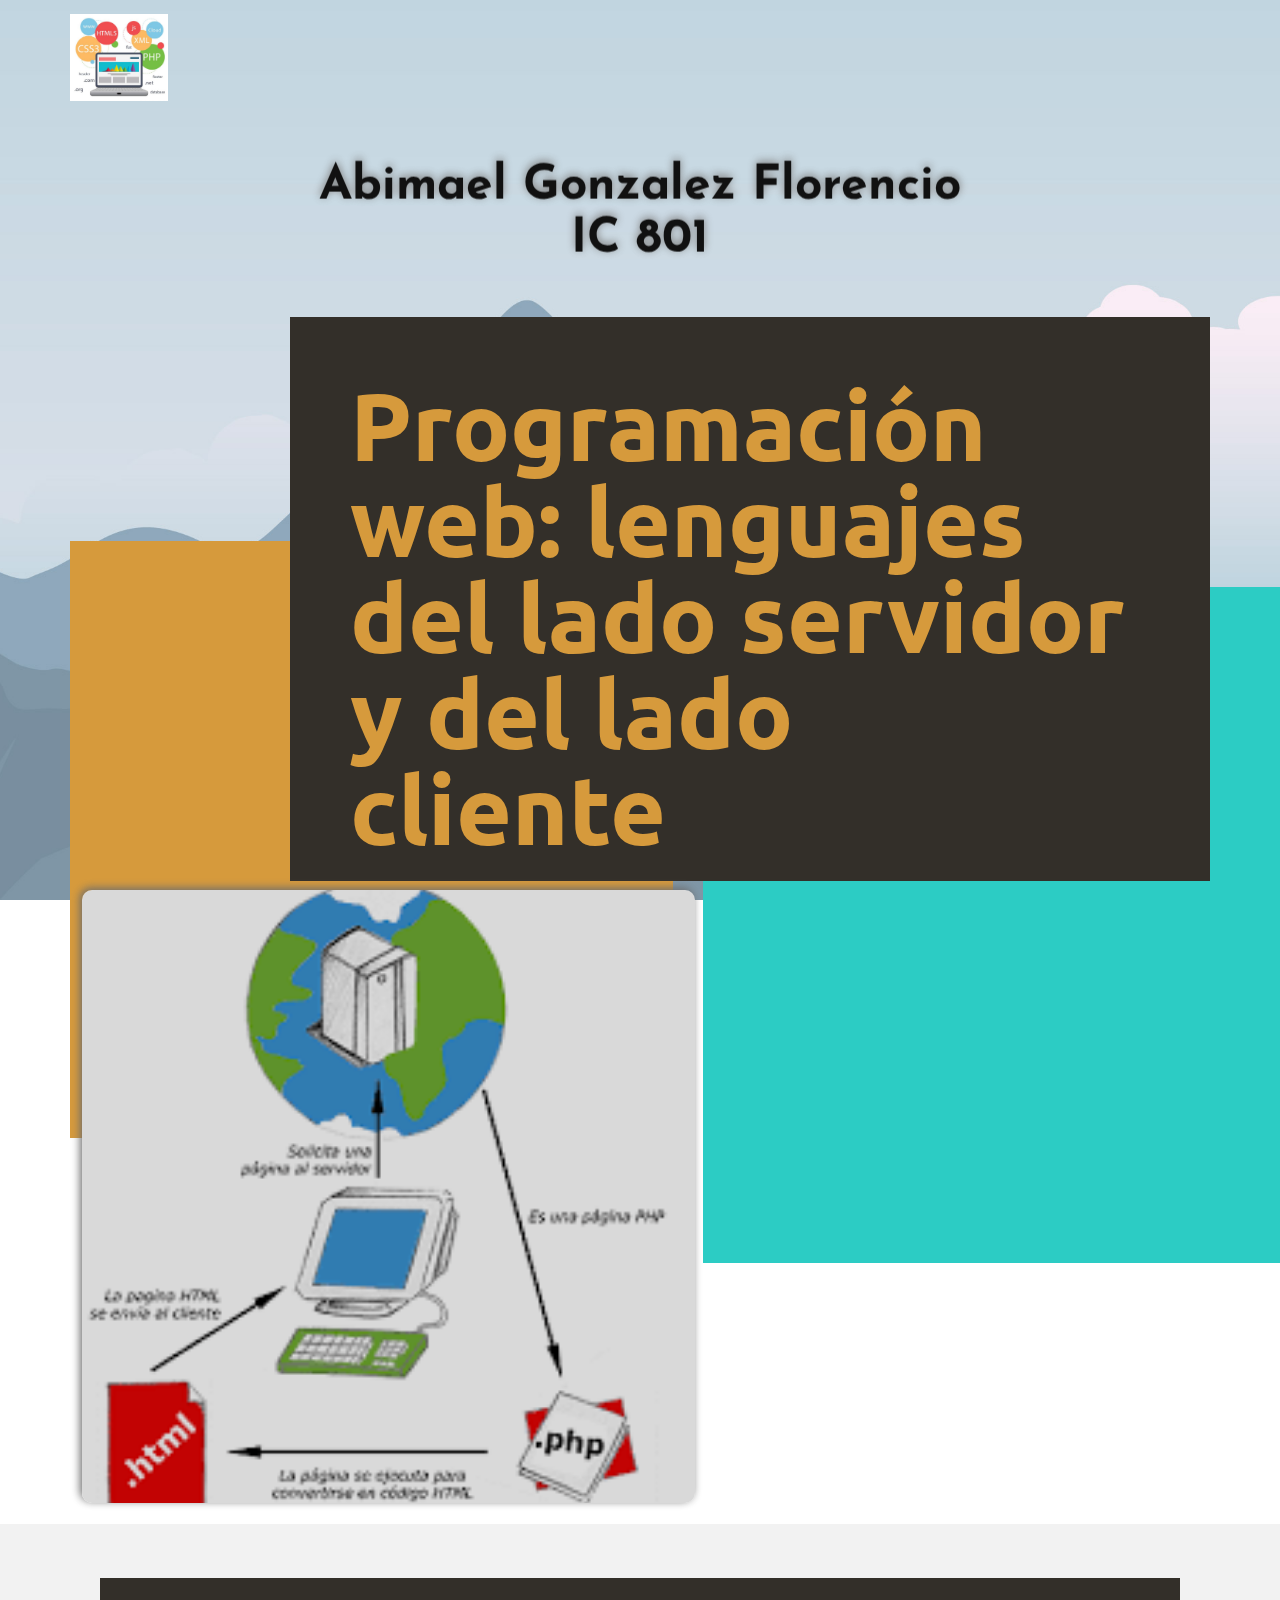
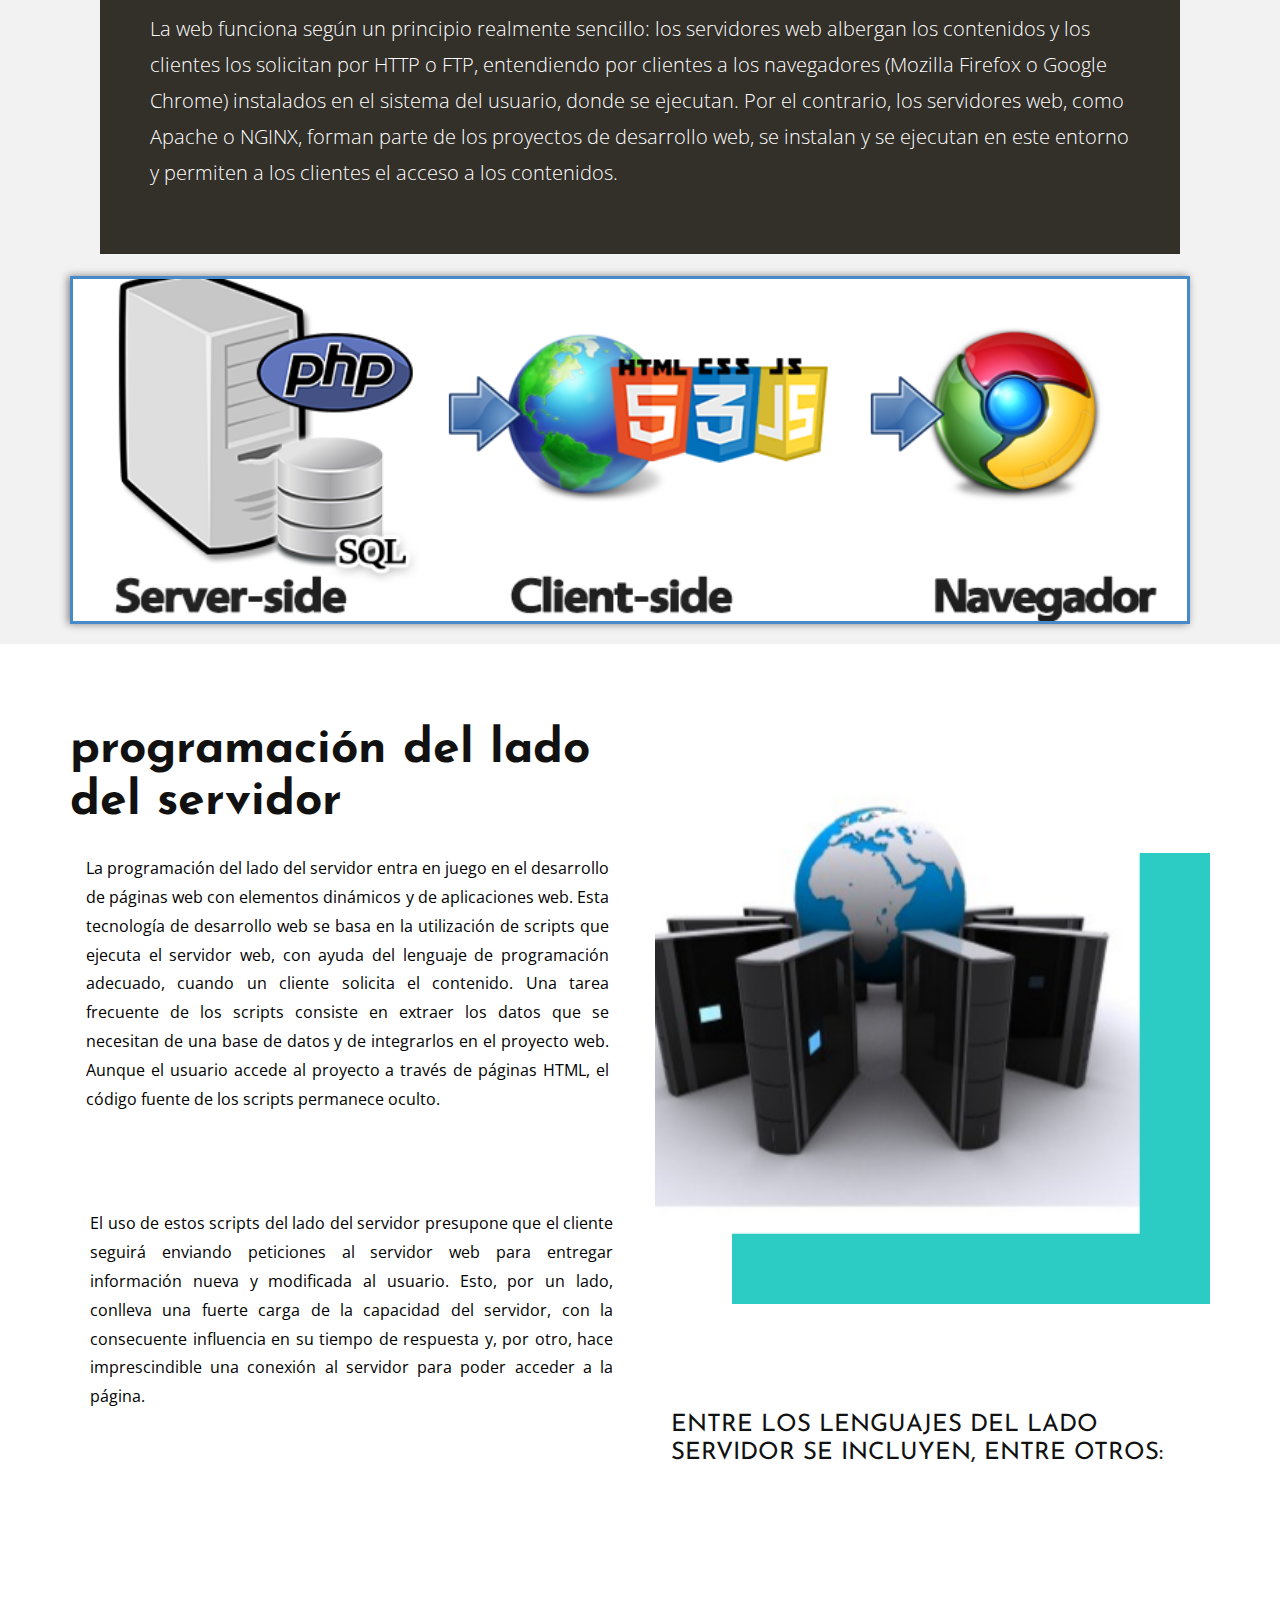
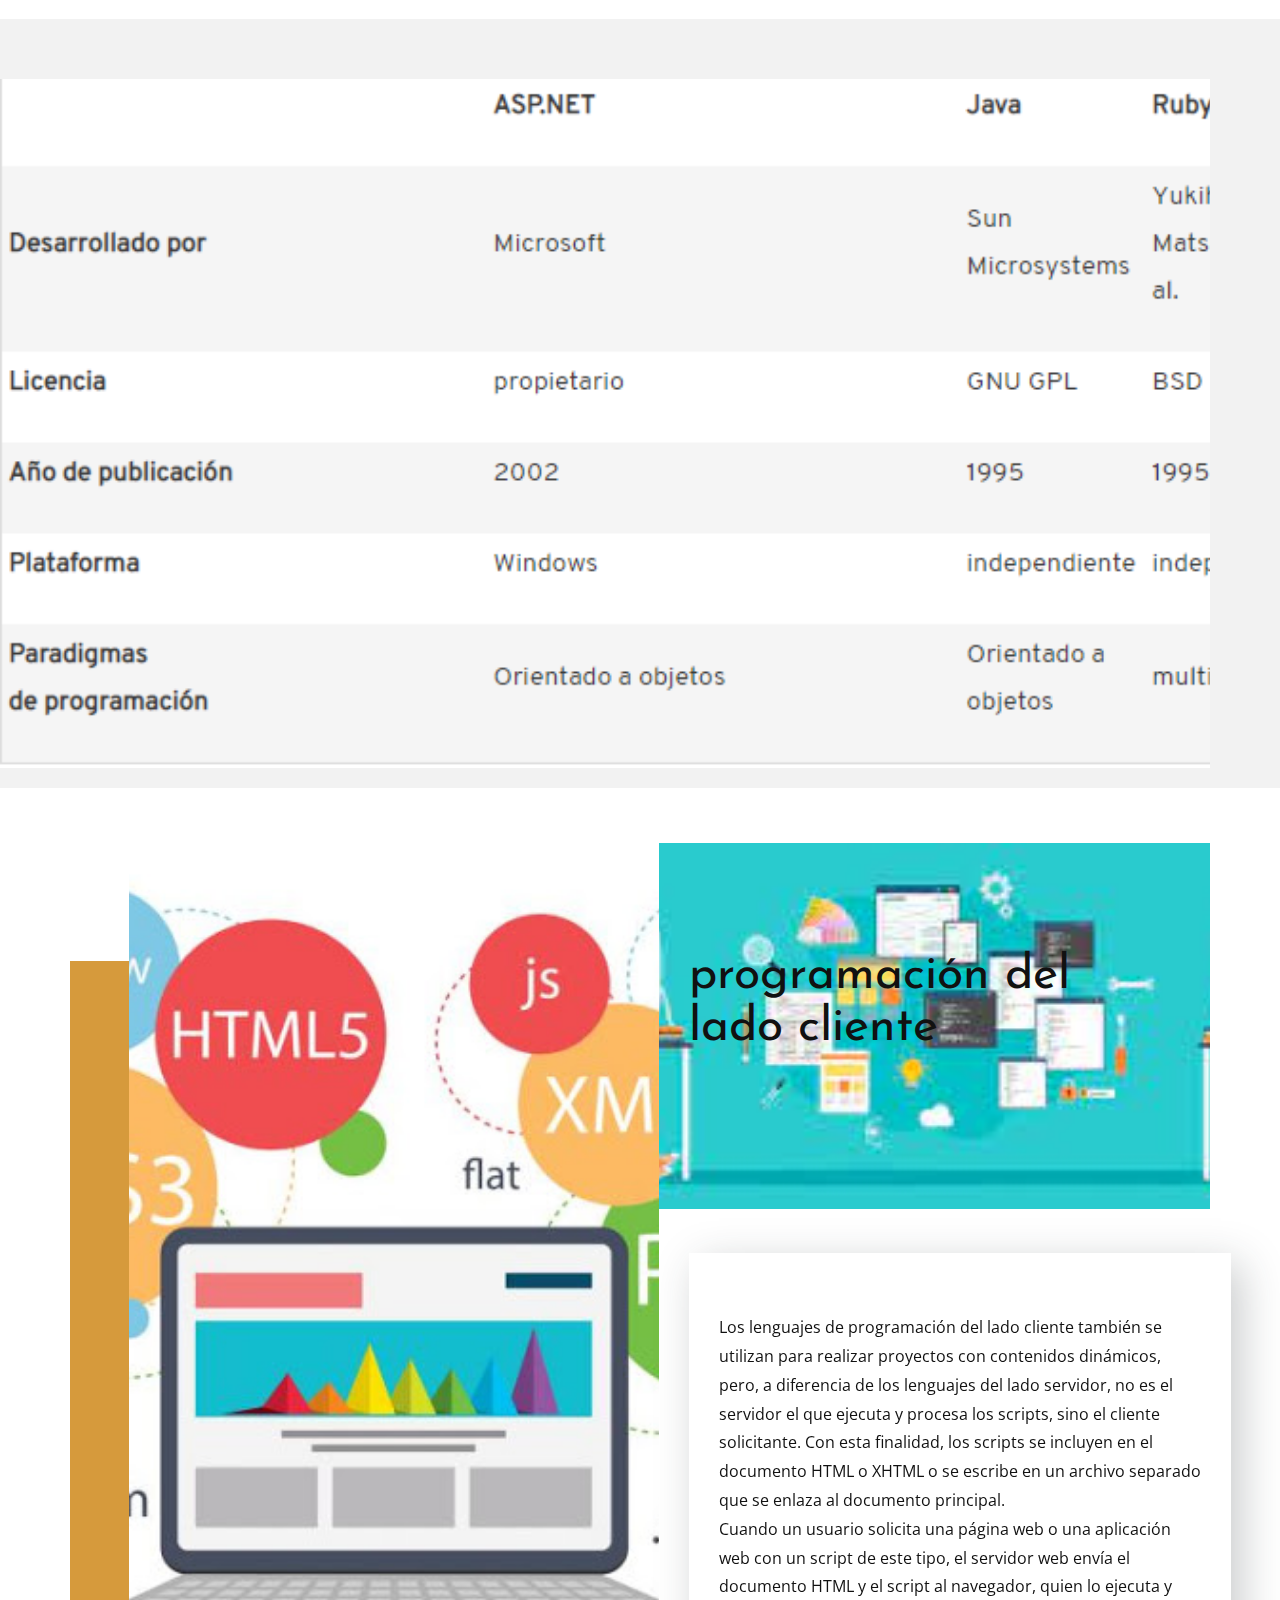
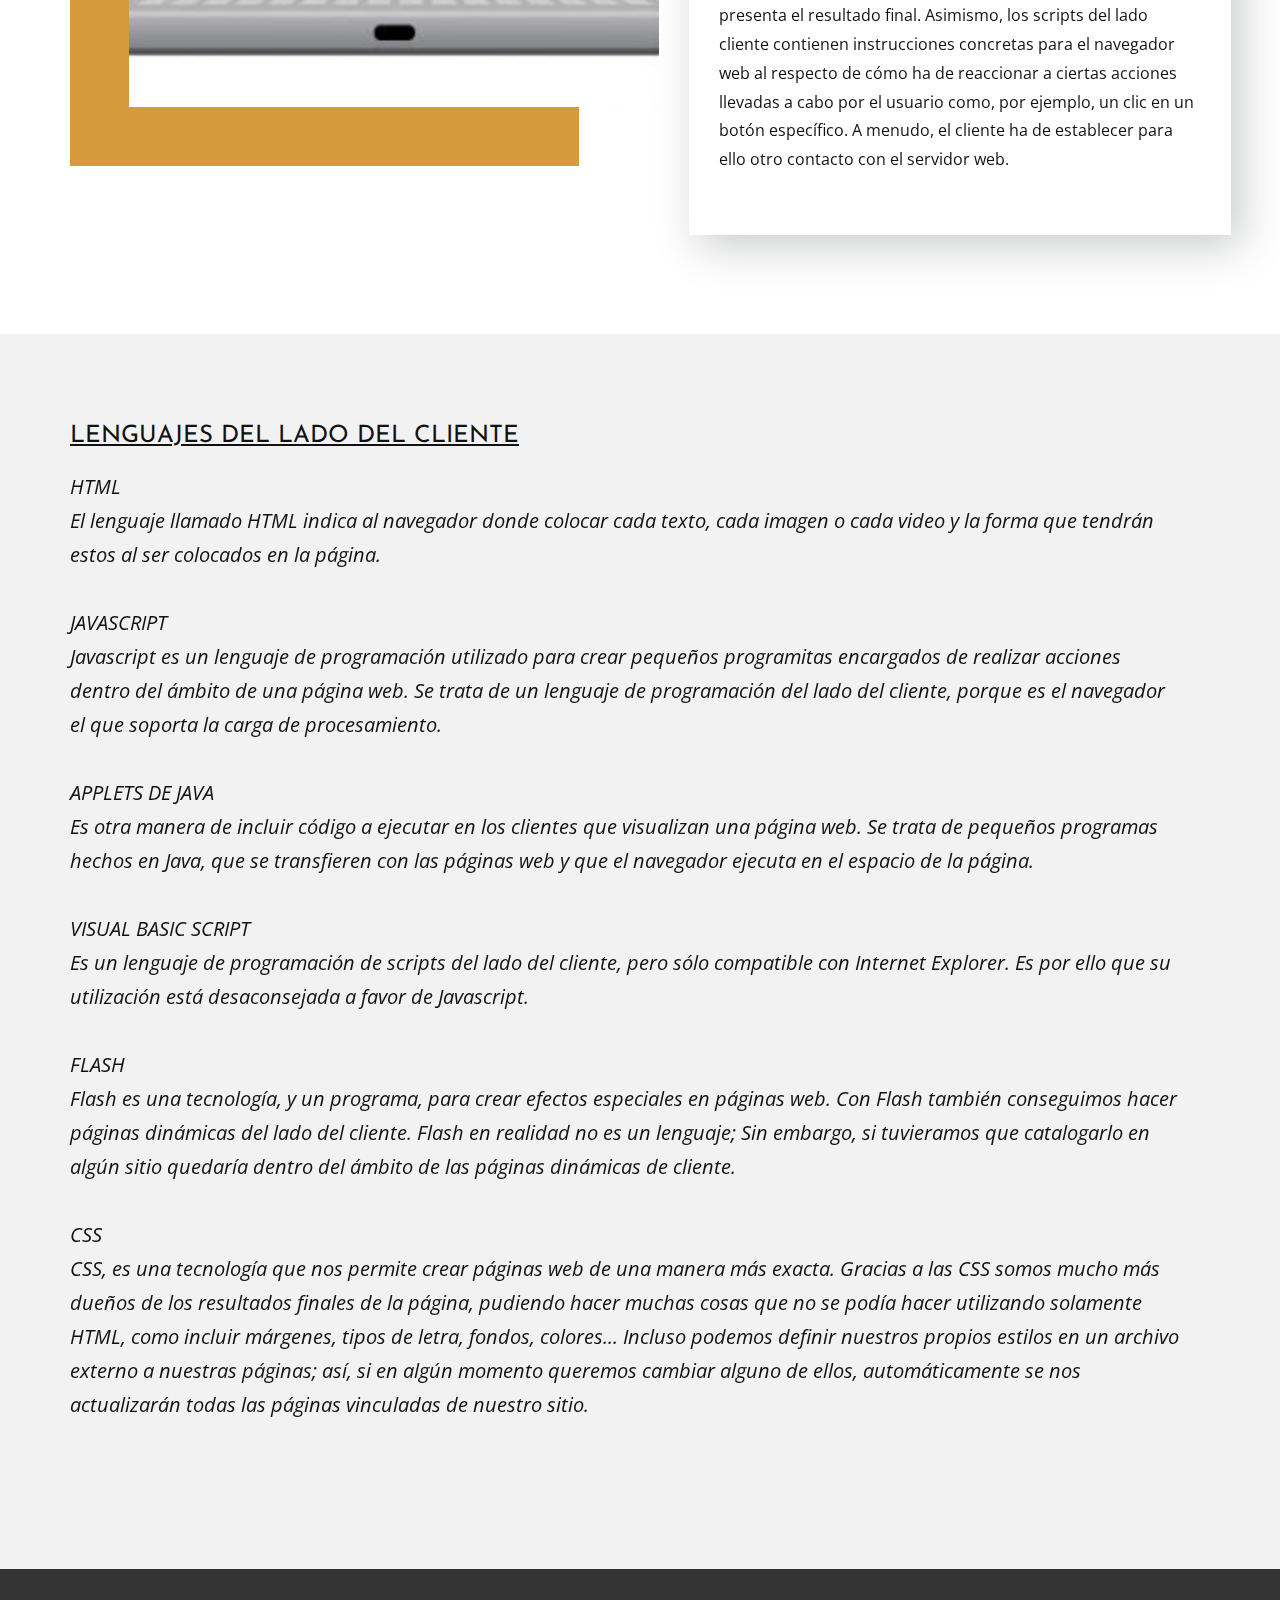
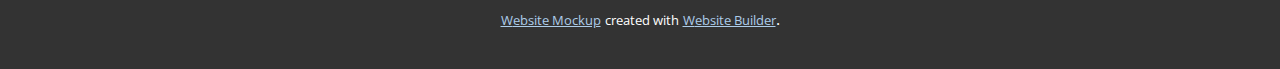
<file: index.html>
<!DOCTYPE html>
<html style="font-size: 16px;">
  <head>
    <meta name="viewport" content="width=device-width, initial-scale=1.0">
    <meta charset="utf-8">
    <meta name="keywords" content="Fun Science, Turn the kitchen into a science lab!, Learn to enjoy every minute, Online Study, How Kids Learn Science Best, 01, 02, Meet Our Teachers &amp; Staff, Online classes give kids, Contact Us">
    <meta name="description" content="">
    <meta name="page_type" content="np-template-header-footer-from-plugin">
    <title>programacion Cliente servidor</title>
    <link rel="stylesheet" href="nicepage.css" media="screen">
<link rel="stylesheet" href="programacion-Cliente-servidor.css" media="screen">
    <script class="u-script" type="text/javascript" src="jquery.js" defer=""></script>
    <script class="u-script" type="text/javascript" src="nicepage.js" defer=""></script>
    <meta name="generator" content="Nicepage 3.12.1, nicepage.com">
    <link id="u-theme-google-font" rel="stylesheet" href="https://fonts.googleapis.com/css?family=Open+Sans:300,300i,400,400i,600,600i,700,700i,800,800i|Josefin+Sans:100,100i,200,200i,300,300i,400,400i,500,500i,600,600i,700,700i">
    <link id="u-page-google-font" rel="stylesheet" href="https://fonts.googleapis.com/css?family=Ubuntu:300,300i,400,400i,500,500i,700,700i|Open+Sans:300,300i,400,400i,600,600i,700,700i,800,800i">
    
    
    
    
    
    
    
    
    <script type="application/ld+json">{
		"@context": "http://schema.org",
		"@type": "Organization",
		"name": "",
		"url": "index.html",
		"logo": "images/unnamed1.jpg"
}</script>
    <meta property="og:title" content="programacion Cliente servidor">
    <meta property="og:type" content="website">
    <meta name="theme-color" content="#478ac9">
    <link rel="canonical" href="index.html">
    <meta property="og:url" content="index.html">
  </head>
  <body data-home-page="programacion-Cliente-servidor.html" data-home-page-title="programacion Cliente servidor" class="u-body"><header class="u-clearfix u-header u-header" id="sec-ea3b"><div class="u-clearfix u-sheet u-sheet-1">
        <a href="https://nicepage.com" class="u-image u-logo u-image-1" data-image-width="512" data-image-height="453">
          <img src="images/unnamed1.jpg" class="u-logo-image u-logo-image-1" data-image-width="98">
        </a>
      </div></header>
    <section class="u-align-center u-clearfix u-video u-section-1" id="sec-d012">
      <div style="" class="u-background-video u-expanded">
        <div class="embed-responsive embed-responsive-1">
          <iframe style="position: absolute;top: 0;left: 0;width: 100%;height: 100%;" class="embed-responsive-item" src="https://www.youtube.com/embed/hWXlL5OHG34?playlist=hWXlL5OHG34&amp;loop=1&amp;mute=1&amp;showinfo=0&amp;controls=0&amp;start=0&amp;autoplay=1" frameborder="0" allowfullscreen=""></iframe>
        </div>
      </div>
      <div class="u-clearfix u-sheet u-valign-middle u-sheet-1">
        <h1 class="u-text u-text-1" data-animation-name="slideIn" data-animation-duration="1000" data-animation-delay="0" data-animation-direction="Down">Abimael Gonzalez Florencio<br>IC 801
        </h1>
      </div>
    </section>
    <section class="u-clearfix u-section-2" id="sec-9cca">
      <div class="u-palette-4-base u-shape u-shape-rectangle u-shape-1"></div>
      <div class="u-palette-3-base u-shape u-shape-rectangle u-shape-2"></div>
      <div class="u-container-style u-group u-palette-3-dark-3 u-shape-rectangle u-group-1">
        <div class="u-container-layout u-container-layout-1">
          <div class="u-align-left u-container-style u-group u-similar-fill u-group-2">
            <div class="u-container-layout u-container-layout-2">
              <h1 class="u-custom-font u-font-ubuntu u-text u-text-palette-3-base u-text-1" data-animation-name="bounceIn" data-animation-duration="1000" data-animation-delay="0" data-animation-direction="">Programación web: lenguajes del lado servidor y del lado cliente</h1>
            </div>
          </div>
        </div>
      </div>
      <img class="u-image u-image-round u-radius-10 u-image-1" data-image-width="216" data-image-height="233" data-animation-name="jackInTheBox" data-animation-duration="1000" data-animation-delay="1250" data-animation-direction="" src="images/images.png">
    </section>
    <section class="u-clearfix u-grey-5 u-section-3" id="carousel_bf71">
      <div class="u-clearfix u-sheet u-sheet-1">
        <div class="u-clearfix u-expanded-width u-layout-wrap u-layout-wrap-1">
          <div class="u-layout">
            <div class="u-layout-row">
              <div class="u-container-style u-layout-cell u-size-60 u-layout-cell-1">
                <div class="u-container-layout u-container-layout-1">
                  <div class="u-align-left u-container-style u-expanded-width u-group u-palette-3-dark-3 u-group-1">
                    <div class="u-container-layout u-container-layout-2">
                      <p class="u-text u-text-1">La web funciona según un principio realmente sencillo: los servidores web albergan los contenidos y los clientes los solicitan por HTTP o FTP, entendiendo por clientes a los&nbsp;navegadores&nbsp;(Mozilla Firefox o Google Chrome) instalados en el sistema del usuario, donde se ejecutan. Por el contrario, los&nbsp;servidores web, como Apache o NGINX, forman parte de los proyectos de desarrollo web, se instalan y se ejecutan en este entorno y permiten a los clientes el acceso a los contenidos.</p>
                    </div>
                  </div>
                </div>
              </div>
            </div>
          </div>
        </div>
        <div class="u-border-3 u-border-palette-1-base u-container-style u-group u-image u-image-1" data-image-width="800" data-image-height="300" data-animation-name="zoomIn" data-animation-duration="1000" data-animation-delay="0" data-animation-direction="Down">
          <div class="u-container-layout u-container-layout-3"></div>
        </div>
      </div>
    </section>
    <section class="u-clearfix u-section-4" id="sec-3e20">
      <div class="u-clearfix u-sheet u-valign-middle-lg u-valign-middle-sm u-valign-middle-xl u-valign-middle-xs u-sheet-1">
        <div class="u-clearfix u-expanded-width u-gutter-30 u-layout-spacing-vertical u-layout-wrap u-layout-wrap-1">
          <div class="u-gutter-0 u-layout">
            <div class="u-layout-row">
              <div class="u-size-30 u-size-60-md">
                <div class="u-layout-col">
                  <div class="u-container-style u-layout-cell u-left-cell u-size-60 u-layout-cell-1">
                    <div class="u-container-layout u-container-layout-1">
                      <h1 class="u-align-left u-text u-text-1">programación del lado del servidor</h1>
                      <p class="u-align-justify u-text u-text-black u-text-2">La programación del lado del servidor entra en juego en el desarrollo de páginas web con elementos dinámicos y de aplicaciones web. Esta tecnología de desarrollo web se basa en la utilización de&nbsp;scripts que ejecuta el servidor web, con ayuda del lenguaje de programación adecuado,&nbsp;cuando un cliente solicita el contenido. Una tarea frecuente de los scripts consiste en extraer los datos que se necesitan de una base de datos y de integrarlos en el proyecto web. Aunque el usuario accede al proyecto a través de páginas HTML, el código fuente de los scripts permanece oculto.</p>
                      <p class="u-align-justify u-text u-text-black u-text-3">El uso de estos scripts del lado del servidor presupone que el cliente seguirá enviando peticiones al servidor web para entregar información nueva y modificada al usuario. Esto, por un lado, conlleva una fuerte carga de la capacidad del servidor, con la consecuente influencia en su tiempo de respuesta y, por otro, hace imprescindible una&nbsp;conexión al servidor&nbsp;para poder acceder a la página.</p>
                    </div>
                  </div>
                </div>
              </div>
              <div class="u-size-30 u-size-60-md">
                <div class="u-layout-col">
                  <div class="u-align-left u-container-style u-layout-cell u-right-cell u-size-45 u-layout-cell-2">
                    <div class="u-container-layout u-container-layout-2">
                      <div class="u-palette-4-base u-shape u-shape-rectangle u-shape-1"></div>
                      <img class="u-image u-image-1" src="images/unnamed.jpg" data-image-width="400" data-image-height="300" data-animation-name="flash" data-animation-duration="1000" data-animation-delay="0" data-animation-direction="">
                    </div>
                  </div>
                  <div class="u-align-left u-container-style u-layout-cell u-right-cell u-size-15 u-layout-cell-3">
                    <div class="u-container-layout u-valign-middle-md u-valign-middle-sm u-valign-middle-xs u-container-layout-3">
                      <h4 class="u-text u-text-4">Entre los lenguajes del lado servidor se incluyen, entre otros:<br>
                      </h4>
                    </div>
                  </div>
                </div>
              </div>
            </div>
          </div>
        </div>
      </div>
    </section>
    <section class="u-clearfix u-grey-5 u-section-5" id="carousel_a138">
      <div class="u-container-style u-group u-image u-image-1" data-image-width="717" data-image-height="364">
        <div class="u-container-layout u-container-layout-1"></div>
      </div>
    </section>
    <section class="u-clearfix u-section-6" id="sec-0dcb">
      <div class="u-clearfix u-sheet u-valign-middle u-sheet-1">
        <div class="u-clearfix u-expanded-width u-layout-wrap u-layout-wrap-1">
          <div class="u-gutter-0 u-layout">
            <div class="u-layout-row">
              <div class="u-size-31 u-size-60-md">
                <div class="u-layout-row">
                  <div class="u-container-style u-layout-cell u-left-cell u-size-60 u-layout-cell-1">
                    <div class="u-container-layout">
                      <div class="u-palette-3-base u-shape u-shape-rectangle u-shape-1"></div>
                      <img class="u-image u-image-1" src="images/unnamed1.jpg" data-image-width="512" data-image-height="453" data-animation-name="flash" data-animation-duration="1000" data-animation-delay="0" data-animation-direction="">
                    </div>
                  </div>
                </div>
              </div>
              <div class="u-size-29 u-size-60-md">
                <div class="u-layout-col">
                  <div class="u-container-style u-image u-layout-cell u-right-cell u-size-20 u-image-2" data-image-width="382" data-image-height="132">
                    <div class="u-container-layout u-container-layout-2">
                      <h1 class="u-text u-text-1">programación del lado cliente<span style="font-size: 1rem;">
                          <span style="font-weight: 700;"></span>
                        </span>
                      </h1>
                    </div>
                  </div>
                  <div class="u-align-right u-container-style u-layout-cell u-right-cell u-size-40 u-layout-cell-3">
                    <div class="u-container-layout u-container-layout-3">
                      <div class="u-container-style u-expanded-width-xs u-group u-white u-group-1">
                        <div class="u-container-layout u-valign-middle u-container-layout-4">
                          <p class="u-text u-text-2">Los lenguajes de programación del lado cliente también se utilizan para realizar proyectos con contenidos dinámicos, pero, a diferencia de los lenguajes del lado servidor, no es el servidor el que&nbsp;ejecuta y procesa los scripts, sino el cliente solicitante. Con esta finalidad, los scripts se incluyen en el documento HTML o XHTML o se escribe en un archivo separado que se enlaza al documento principal.<br>Cuando un usuario solicita una página web o una aplicación web con un script de este tipo, el servidor web envía el documento HTML y el script al navegador, quien lo ejecuta y presenta el resultado final. Asimismo, los scripts del lado cliente contienen&nbsp;instrucciones concretas para el navegador web&nbsp;al respecto de cómo ha de reaccionar a ciertas acciones llevadas a cabo por el usuario como, por ejemplo, un clic en un botón específico. A menudo, el cliente ha de establecer para ello otro contacto con el servidor web.<br>
                          </p>
                        </div>
                      </div>
                    </div>
                  </div>
                </div>
              </div>
            </div>
          </div>
        </div>
      </div>
    </section>
    <section class="u-clearfix u-grey-5 u-section-7" id="sec-d228">
      <div class="u-clearfix u-sheet u-valign-middle-sm u-valign-middle-xs u-sheet-1">
        <div class="u-container-style u-expanded-width u-group u-group-1">
          <div class="u-container-layout u-container-layout-1">
            <h5 class="u-text u-text-1">Lenguajes del Lado del Cliente</h5>
            <p class="u-text u-text-2" data-animation-name="fadeIn" data-animation-duration="1000" data-animation-delay="0" data-animation-direction="">HTML<br>El lenguaje llamado HTML indica al navegador donde colocar cada texto, cada imagen o cada video y la forma que tendrán estos al ser colocados en la página.<br>
              <br>JAVASCRIPT<br>Javascript es un lenguaje de programación utilizado para crear pequeños programitas encargados de realizar acciones dentro del ámbito de una página web. Se trata de un lenguaje de programación del lado del cliente, porque es el navegador el que soporta la carga de procesamiento.<br>
              <br>APPLETS DE JAVA<br>Es otra manera de incluir código a ejecutar en los clientes que visualizan una página web. Se trata de pequeños programas hechos en Java, que se transfieren con las páginas web y que el navegador ejecuta en el espacio de la página.<br>
              <br>VISUAL BASIC SCRIPT<br>Es un lenguaje de programación de scripts del lado del cliente, pero sólo compatible con Internet Explorer. Es por ello que su utilización está desaconsejada a favor de Javascript.<br>
              <br>FLASH<br>Flash es una tecnología, y un programa, para crear efectos especiales en páginas web. Con Flash también conseguimos hacer páginas dinámicas del lado del cliente. Flash en realidad no es un lenguaje; Sin embargo, si tuvieramos que catalogarlo en algún sitio quedaría dentro del ámbito de las páginas dinámicas de cliente.<br>
              <br>CSS<br>CSS, es una tecnología que nos permite crear páginas web de una manera más exacta. Gracias a las CSS somos mucho más dueños de los resultados finales de la página, pudiendo hacer muchas cosas que no se podía hacer utilizando solamente HTML, como incluir márgenes, tipos de letra, fondos, colores... Incluso podemos definir nuestros propios estilos en un archivo externo a nuestras páginas; así, si en algún momento queremos cambiar alguno de ellos, automáticamente se nos actualizarán todas las páginas vinculadas de nuestro sitio.<br>
            </p>
          </div>
        </div>
      </div>
    </section>
    
    
    
    <section class="u-backlink u-clearfix u-grey-80">
      <a class="u-link" href="https://nicepage.com/website-mockup" target="_blank">
        <span>Website Mockup</span>
      </a>
      <p class="u-text">
        <span>created with</span>
      </p>
      <a class="u-link" href="https://nicepage.com/website-builder" target="_blank">
        <span>Website Builder</span>
      </a>. 
    </section><span style="height: 64px; width: 64px; margin-left: 0px; margin-right: auto; margin-top: 0px; background-image: none; right: 20px; bottom: 20px; box-shadow: 5px 5px 20px 0 rgba(0,0,0,0.4);" class="u-back-to-top u-border-2 u-border-palette-1-base u-icon u-icon-circle u-opacity u-opacity-85 u-spacing-10 u-text-palette-1-base" data-href="#">
        <svg class="u-svg-link" preserveAspectRatio="xMidYMin slice" viewBox="0 0 551.13 551.13"><use xmlns:xlink="http://www.w3.org/1999/xlink" xlink:href="#svg-1d98"></use></svg>
        <svg class="u-svg-content" enable-background="new 0 0 551.13 551.13" viewBox="0 0 551.13 551.13" xmlns="http://www.w3.org/2000/svg" id="svg-1d98"><path d="m275.565 189.451 223.897 223.897h51.668l-275.565-275.565-275.565 275.565h51.668z"></path></svg>
    </span>
  </body>
</html>
</file>
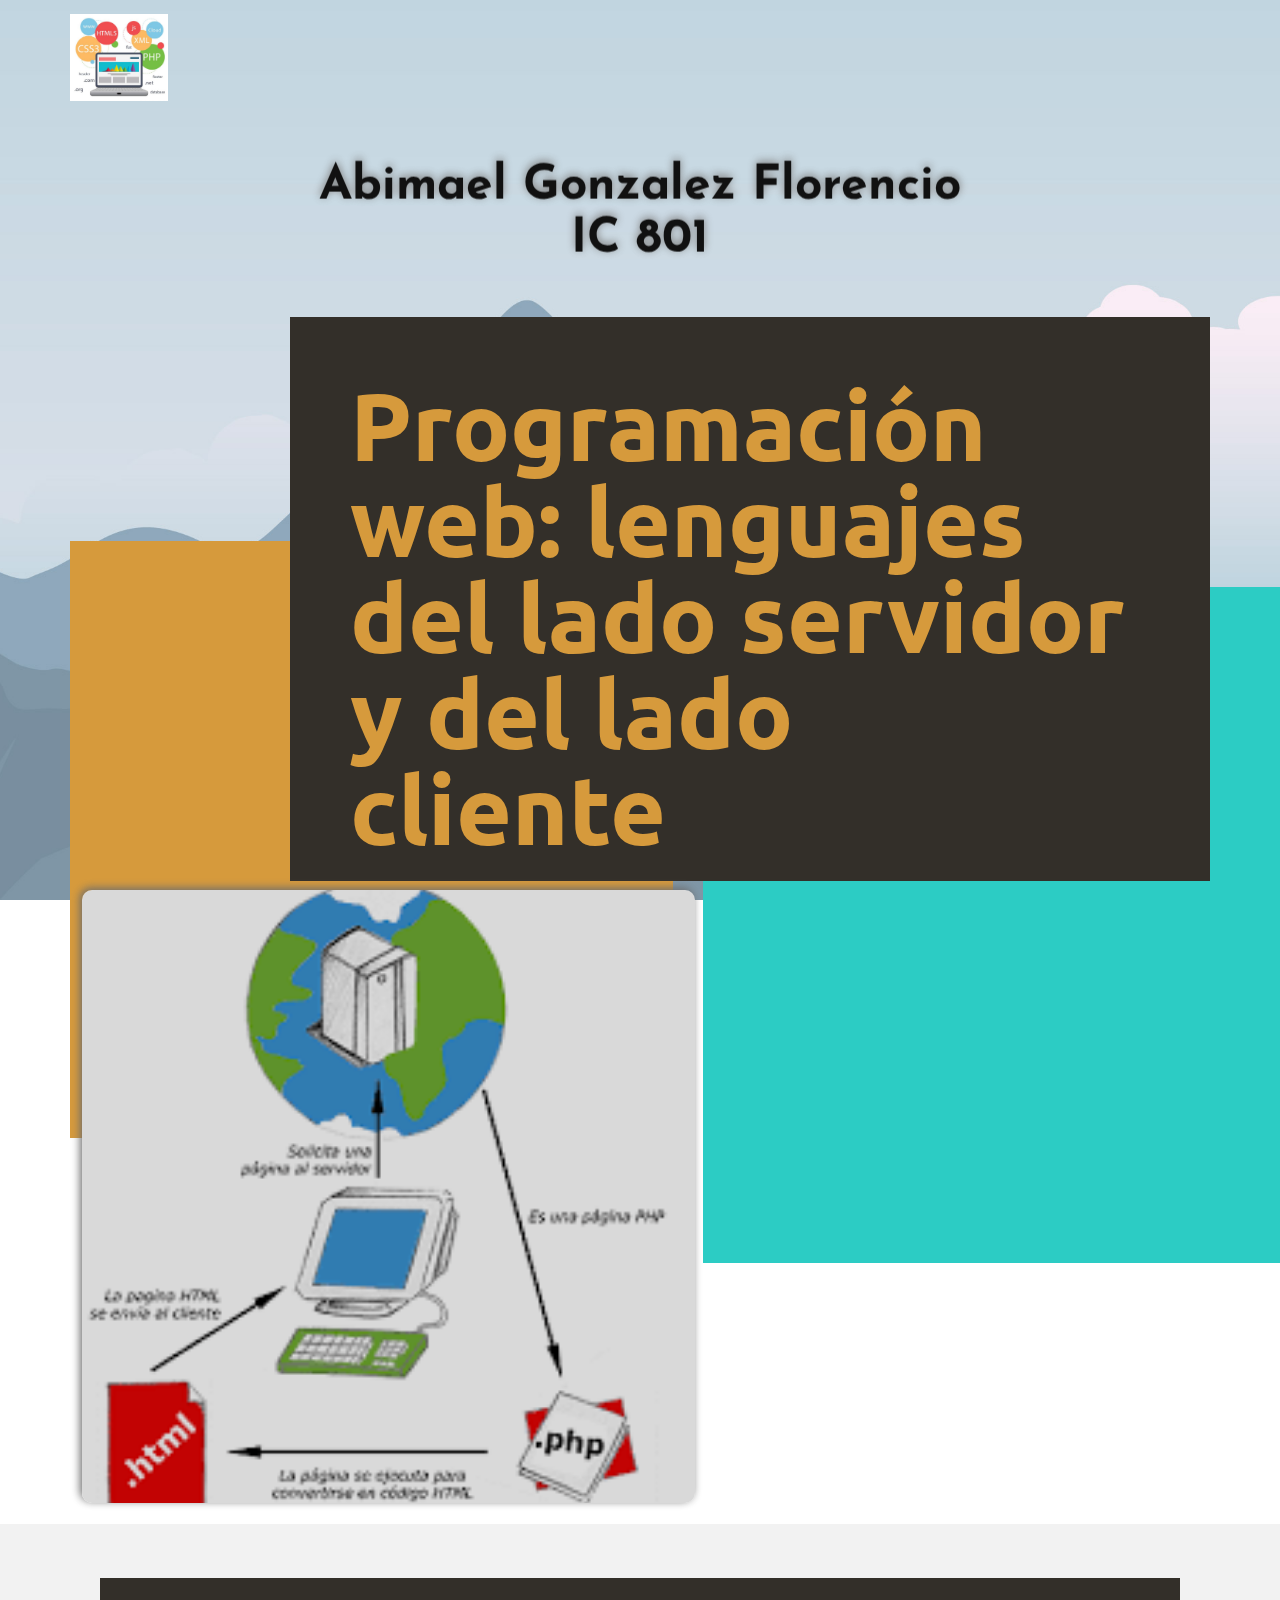
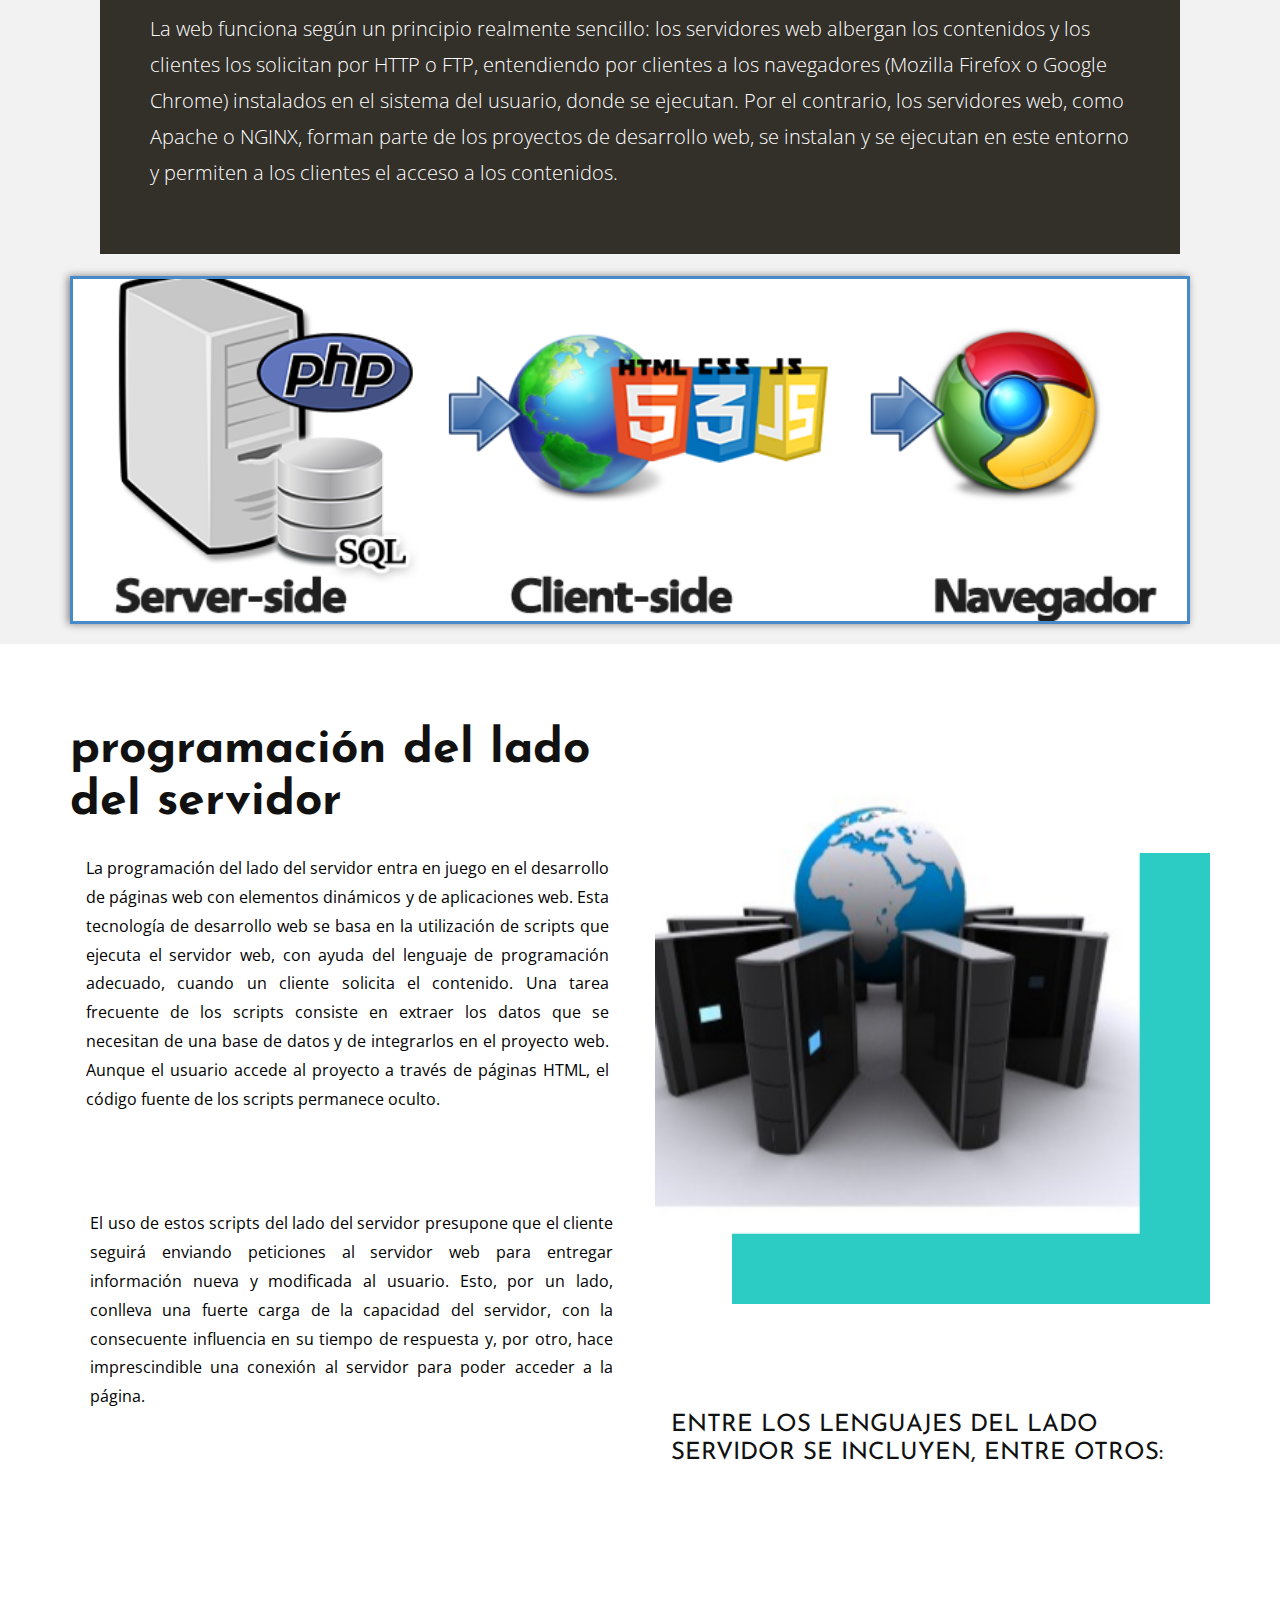
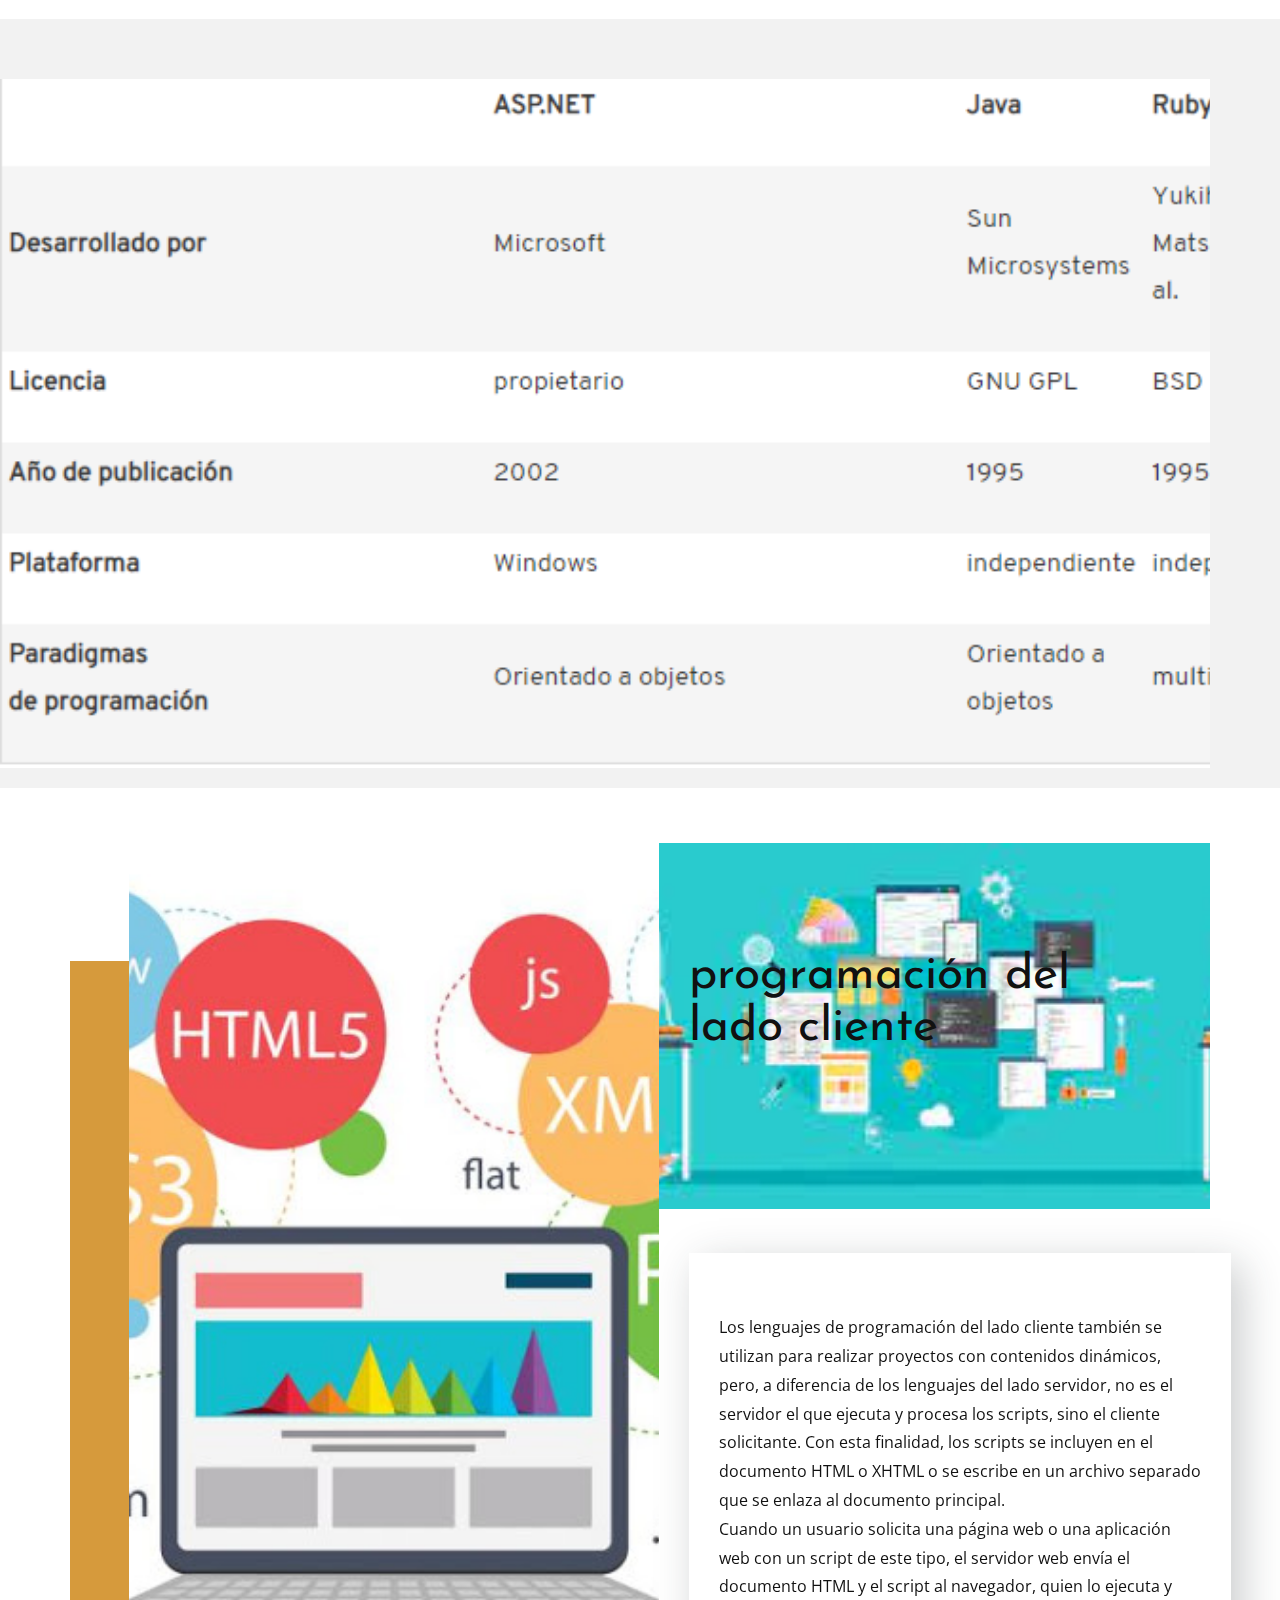
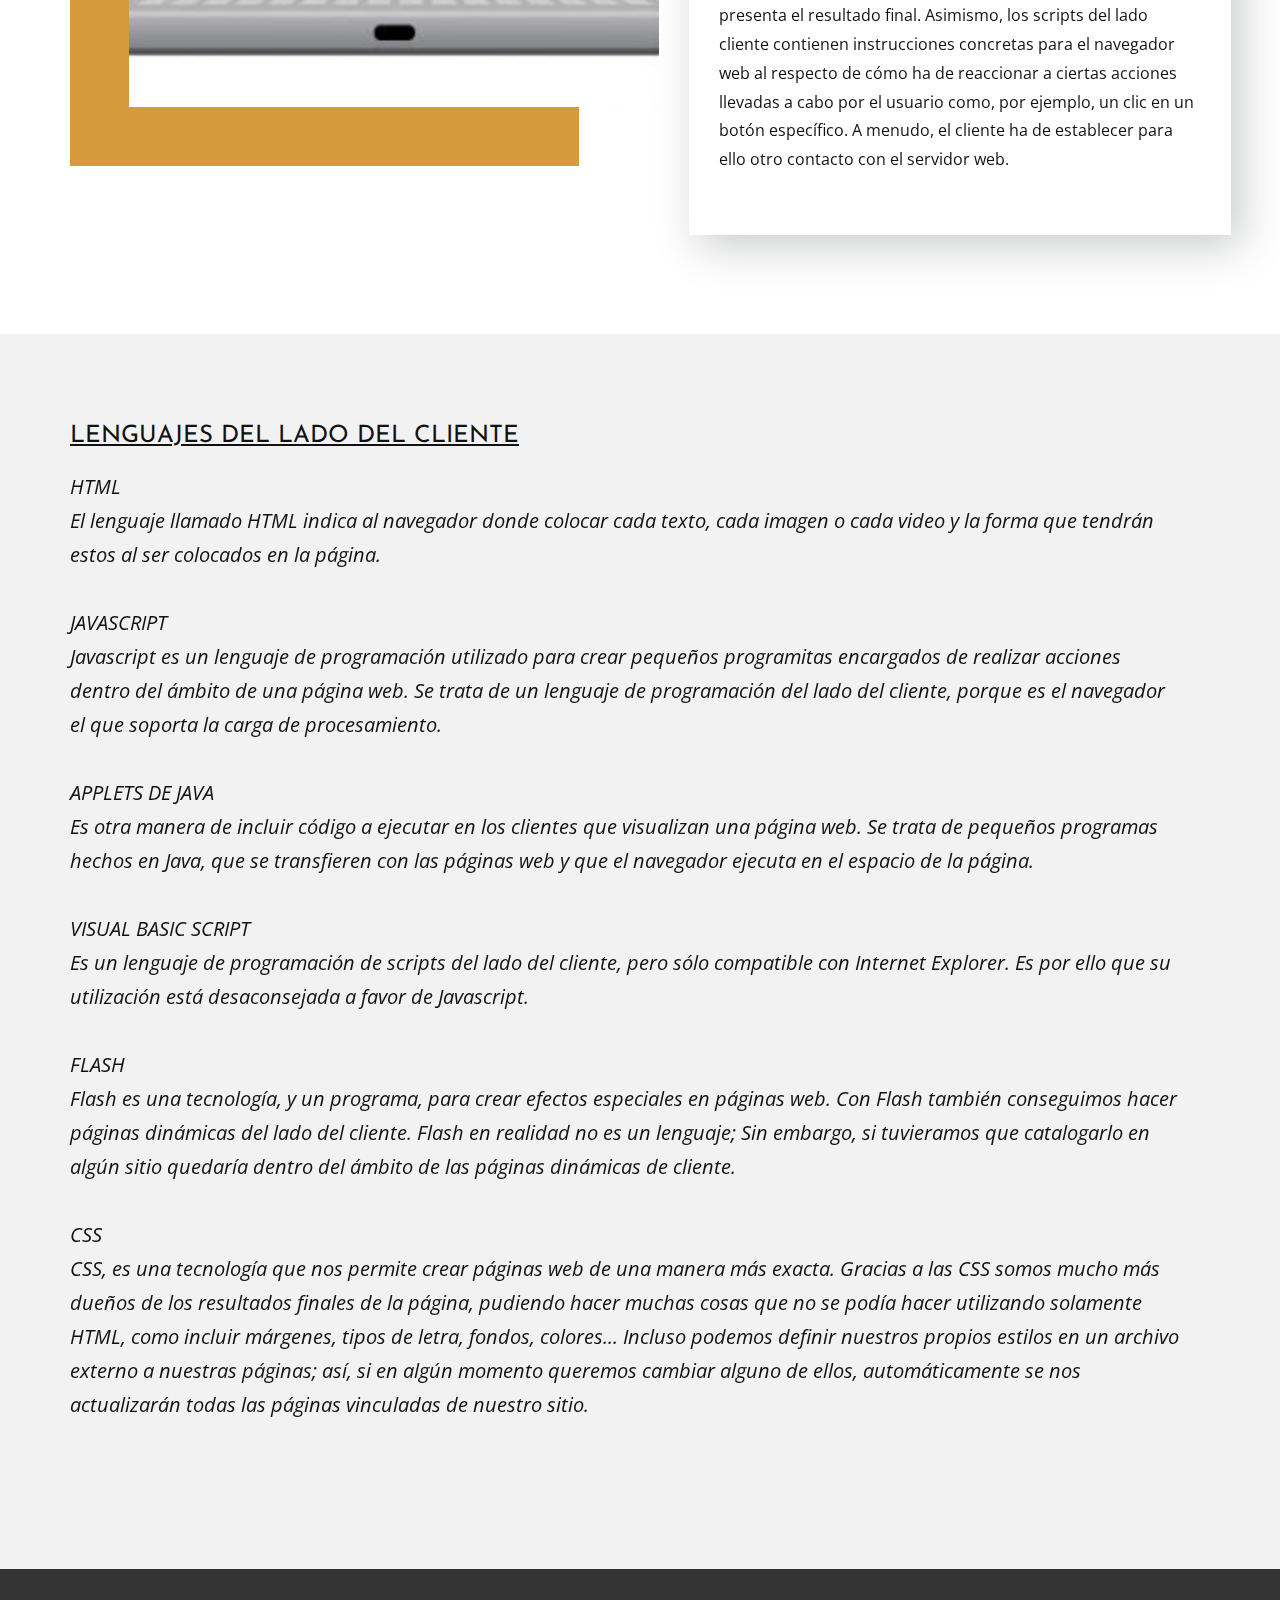
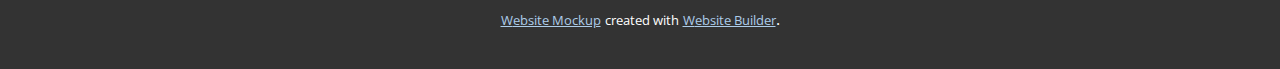
<file: programacion-Cliente-servidor.html>
<!DOCTYPE html>
<html style="font-size: 16px;">
  <head>
    <meta name="viewport" content="width=device-width, initial-scale=1.0">
    <meta charset="utf-8">
    <meta name="keywords" content="Fun Science, Turn the kitchen into a science lab!, Learn to enjoy every minute, Online Study, How Kids Learn Science Best, 01, 02, Meet Our Teachers &amp; Staff, Online classes give kids, Contact Us">
    <meta name="description" content="">
    <meta name="page_type" content="np-template-header-footer-from-plugin">
    <title>programacion Cliente servidor</title>
    <link rel="stylesheet" href="nicepage.css" media="screen">
<link rel="stylesheet" href="programacion-Cliente-servidor.css" media="screen">
    <script class="u-script" type="text/javascript" src="jquery.js" defer=""></script>
    <script class="u-script" type="text/javascript" src="nicepage.js" defer=""></script>
    <meta name="generator" content="Nicepage 3.12.1, nicepage.com">
    <link id="u-theme-google-font" rel="stylesheet" href="https://fonts.googleapis.com/css?family=Open+Sans:300,300i,400,400i,600,600i,700,700i,800,800i|Josefin+Sans:100,100i,200,200i,300,300i,400,400i,500,500i,600,600i,700,700i">
    <link id="u-page-google-font" rel="stylesheet" href="https://fonts.googleapis.com/css?family=Ubuntu:300,300i,400,400i,500,500i,700,700i|Open+Sans:300,300i,400,400i,600,600i,700,700i,800,800i">
    
    
    
    
    
    
    
    
    <script type="application/ld+json">{
		"@context": "http://schema.org",
		"@type": "Organization",
		"name": "",
		"url": "index.html",
		"logo": "images/unnamed1.jpg"
}</script>
    <meta property="og:title" content="programacion Cliente servidor">
    <meta property="og:type" content="website">
    <meta name="theme-color" content="#478ac9">
    <link rel="canonical" href="index.html">
    <meta property="og:url" content="index.html">
  </head>
  <body class="u-body"><header class="u-clearfix u-header u-header" id="sec-ea3b"><div class="u-clearfix u-sheet u-sheet-1">
        <a href="https://nicepage.com" class="u-image u-logo u-image-1" data-image-width="512" data-image-height="453">
          <img src="images/unnamed1.jpg" class="u-logo-image u-logo-image-1" data-image-width="98">
        </a>
      </div></header>
    <section class="u-align-center u-clearfix u-video u-section-1" id="sec-d012">
      <div style="" class="u-background-video u-expanded">
        <div class="embed-responsive embed-responsive-1">
          <iframe style="position: absolute;top: 0;left: 0;width: 100%;height: 100%;" class="embed-responsive-item" src="https://www.youtube.com/embed/hWXlL5OHG34?playlist=hWXlL5OHG34&amp;loop=1&amp;mute=1&amp;showinfo=0&amp;controls=0&amp;start=0&amp;autoplay=1" frameborder="0" allowfullscreen=""></iframe>
        </div>
      </div>
      <div class="u-clearfix u-sheet u-valign-middle u-sheet-1">
        <h1 class="u-text u-text-1" data-animation-name="slideIn" data-animation-duration="1000" data-animation-delay="0" data-animation-direction="Down">Abimael Gonzalez Florencio<br>IC 801
        </h1>
      </div>
    </section>
    <section class="u-clearfix u-section-2" id="sec-9cca">
      <div class="u-palette-4-base u-shape u-shape-rectangle u-shape-1"></div>
      <div class="u-palette-3-base u-shape u-shape-rectangle u-shape-2"></div>
      <div class="u-container-style u-group u-palette-3-dark-3 u-shape-rectangle u-group-1">
        <div class="u-container-layout u-container-layout-1">
          <div class="u-align-left u-container-style u-group u-similar-fill u-group-2">
            <div class="u-container-layout u-container-layout-2">
              <h1 class="u-custom-font u-font-ubuntu u-text u-text-palette-3-base u-text-1" data-animation-name="bounceIn" data-animation-duration="1000" data-animation-delay="0" data-animation-direction="">Programación web: lenguajes del lado servidor y del lado cliente</h1>
            </div>
          </div>
        </div>
      </div>
      <img class="u-image u-image-round u-radius-10 u-image-1" data-image-width="216" data-image-height="233" data-animation-name="jackInTheBox" data-animation-duration="1000" data-animation-delay="1250" data-animation-direction="" src="images/images.png">
    </section>
    <section class="u-clearfix u-grey-5 u-section-3" id="carousel_bf71">
      <div class="u-clearfix u-sheet u-sheet-1">
        <div class="u-clearfix u-expanded-width u-layout-wrap u-layout-wrap-1">
          <div class="u-layout">
            <div class="u-layout-row">
              <div class="u-container-style u-layout-cell u-size-60 u-layout-cell-1">
                <div class="u-container-layout u-container-layout-1">
                  <div class="u-align-left u-container-style u-expanded-width u-group u-palette-3-dark-3 u-group-1">
                    <div class="u-container-layout u-container-layout-2">
                      <p class="u-text u-text-1">La web funciona según un principio realmente sencillo: los servidores web albergan los contenidos y los clientes los solicitan por HTTP o FTP, entendiendo por clientes a los&nbsp;navegadores&nbsp;(Mozilla Firefox o Google Chrome) instalados en el sistema del usuario, donde se ejecutan. Por el contrario, los&nbsp;servidores web, como Apache o NGINX, forman parte de los proyectos de desarrollo web, se instalan y se ejecutan en este entorno y permiten a los clientes el acceso a los contenidos.</p>
                    </div>
                  </div>
                </div>
              </div>
            </div>
          </div>
        </div>
        <div class="u-border-3 u-border-palette-1-base u-container-style u-group u-image u-image-1" data-image-width="800" data-image-height="300" data-animation-name="zoomIn" data-animation-duration="1000" data-animation-delay="0" data-animation-direction="Down">
          <div class="u-container-layout u-container-layout-3"></div>
        </div>
      </div>
    </section>
    <section class="u-clearfix u-section-4" id="sec-3e20">
      <div class="u-clearfix u-sheet u-valign-middle-lg u-valign-middle-sm u-valign-middle-xl u-valign-middle-xs u-sheet-1">
        <div class="u-clearfix u-expanded-width u-gutter-30 u-layout-spacing-vertical u-layout-wrap u-layout-wrap-1">
          <div class="u-gutter-0 u-layout">
            <div class="u-layout-row">
              <div class="u-size-30 u-size-60-md">
                <div class="u-layout-col">
                  <div class="u-container-style u-layout-cell u-left-cell u-size-60 u-layout-cell-1">
                    <div class="u-container-layout u-container-layout-1">
                      <h1 class="u-align-left u-text u-text-1">programación del lado del servidor</h1>
                      <p class="u-align-justify u-text u-text-black u-text-2">La programación del lado del servidor entra en juego en el desarrollo de páginas web con elementos dinámicos y de aplicaciones web. Esta tecnología de desarrollo web se basa en la utilización de&nbsp;scripts que ejecuta el servidor web, con ayuda del lenguaje de programación adecuado,&nbsp;cuando un cliente solicita el contenido. Una tarea frecuente de los scripts consiste en extraer los datos que se necesitan de una base de datos y de integrarlos en el proyecto web. Aunque el usuario accede al proyecto a través de páginas HTML, el código fuente de los scripts permanece oculto.</p>
                      <p class="u-align-justify u-text u-text-black u-text-3">El uso de estos scripts del lado del servidor presupone que el cliente seguirá enviando peticiones al servidor web para entregar información nueva y modificada al usuario. Esto, por un lado, conlleva una fuerte carga de la capacidad del servidor, con la consecuente influencia en su tiempo de respuesta y, por otro, hace imprescindible una&nbsp;conexión al servidor&nbsp;para poder acceder a la página.</p>
                    </div>
                  </div>
                </div>
              </div>
              <div class="u-size-30 u-size-60-md">
                <div class="u-layout-col">
                  <div class="u-align-left u-container-style u-layout-cell u-right-cell u-size-45 u-layout-cell-2">
                    <div class="u-container-layout u-container-layout-2">
                      <div class="u-palette-4-base u-shape u-shape-rectangle u-shape-1"></div>
                      <img class="u-image u-image-1" src="images/unnamed.jpg" data-image-width="400" data-image-height="300" data-animation-name="flash" data-animation-duration="1000" data-animation-delay="0" data-animation-direction="">
                    </div>
                  </div>
                  <div class="u-align-left u-container-style u-layout-cell u-right-cell u-size-15 u-layout-cell-3">
                    <div class="u-container-layout u-valign-middle-md u-valign-middle-sm u-valign-middle-xs u-container-layout-3">
                      <h4 class="u-text u-text-4">Entre los lenguajes del lado servidor se incluyen, entre otros:<br>
                      </h4>
                    </div>
                  </div>
                </div>
              </div>
            </div>
          </div>
        </div>
      </div>
    </section>
    <section class="u-clearfix u-grey-5 u-section-5" id="carousel_a138">
      <div class="u-container-style u-group u-image u-image-1" data-image-width="717" data-image-height="364">
        <div class="u-container-layout u-container-layout-1"></div>
      </div>
    </section>
    <section class="u-clearfix u-section-6" id="sec-0dcb">
      <div class="u-clearfix u-sheet u-valign-middle u-sheet-1">
        <div class="u-clearfix u-expanded-width u-layout-wrap u-layout-wrap-1">
          <div class="u-gutter-0 u-layout">
            <div class="u-layout-row">
              <div class="u-size-31 u-size-60-md">
                <div class="u-layout-row">
                  <div class="u-container-style u-layout-cell u-left-cell u-size-60 u-layout-cell-1">
                    <div class="u-container-layout">
                      <div class="u-palette-3-base u-shape u-shape-rectangle u-shape-1"></div>
                      <img class="u-image u-image-1" src="images/unnamed1.jpg" data-image-width="512" data-image-height="453" data-animation-name="flash" data-animation-duration="1000" data-animation-delay="0" data-animation-direction="">
                    </div>
                  </div>
                </div>
              </div>
              <div class="u-size-29 u-size-60-md">
                <div class="u-layout-col">
                  <div class="u-container-style u-image u-layout-cell u-right-cell u-size-20 u-image-2" data-image-width="382" data-image-height="132">
                    <div class="u-container-layout u-container-layout-2">
                      <h1 class="u-text u-text-1">programación del lado cliente<span style="font-size: 1rem;">
                          <span style="font-weight: 700;"></span>
                        </span>
                      </h1>
                    </div>
                  </div>
                  <div class="u-align-right u-container-style u-layout-cell u-right-cell u-size-40 u-layout-cell-3">
                    <div class="u-container-layout u-container-layout-3">
                      <div class="u-container-style u-expanded-width-xs u-group u-white u-group-1">
                        <div class="u-container-layout u-valign-middle u-container-layout-4">
                          <p class="u-text u-text-2">Los lenguajes de programación del lado cliente también se utilizan para realizar proyectos con contenidos dinámicos, pero, a diferencia de los lenguajes del lado servidor, no es el servidor el que&nbsp;ejecuta y procesa los scripts, sino el cliente solicitante. Con esta finalidad, los scripts se incluyen en el documento HTML o XHTML o se escribe en un archivo separado que se enlaza al documento principal.<br>Cuando un usuario solicita una página web o una aplicación web con un script de este tipo, el servidor web envía el documento HTML y el script al navegador, quien lo ejecuta y presenta el resultado final. Asimismo, los scripts del lado cliente contienen&nbsp;instrucciones concretas para el navegador web&nbsp;al respecto de cómo ha de reaccionar a ciertas acciones llevadas a cabo por el usuario como, por ejemplo, un clic en un botón específico. A menudo, el cliente ha de establecer para ello otro contacto con el servidor web.<br>
                          </p>
                        </div>
                      </div>
                    </div>
                  </div>
                </div>
              </div>
            </div>
          </div>
        </div>
      </div>
    </section>
    <section class="u-clearfix u-grey-5 u-section-7" id="sec-d228">
      <div class="u-clearfix u-sheet u-valign-middle-sm u-valign-middle-xs u-sheet-1">
        <div class="u-container-style u-expanded-width u-group u-group-1">
          <div class="u-container-layout u-container-layout-1">
            <h5 class="u-text u-text-1">Lenguajes del Lado del Cliente</h5>
            <p class="u-text u-text-2" data-animation-name="fadeIn" data-animation-duration="1000" data-animation-delay="0" data-animation-direction="">HTML<br>El lenguaje llamado HTML indica al navegador donde colocar cada texto, cada imagen o cada video y la forma que tendrán estos al ser colocados en la página.<br>
              <br>JAVASCRIPT<br>Javascript es un lenguaje de programación utilizado para crear pequeños programitas encargados de realizar acciones dentro del ámbito de una página web. Se trata de un lenguaje de programación del lado del cliente, porque es el navegador el que soporta la carga de procesamiento.<br>
              <br>APPLETS DE JAVA<br>Es otra manera de incluir código a ejecutar en los clientes que visualizan una página web. Se trata de pequeños programas hechos en Java, que se transfieren con las páginas web y que el navegador ejecuta en el espacio de la página.<br>
              <br>VISUAL BASIC SCRIPT<br>Es un lenguaje de programación de scripts del lado del cliente, pero sólo compatible con Internet Explorer. Es por ello que su utilización está desaconsejada a favor de Javascript.<br>
              <br>FLASH<br>Flash es una tecnología, y un programa, para crear efectos especiales en páginas web. Con Flash también conseguimos hacer páginas dinámicas del lado del cliente. Flash en realidad no es un lenguaje; Sin embargo, si tuvieramos que catalogarlo en algún sitio quedaría dentro del ámbito de las páginas dinámicas de cliente.<br>
              <br>CSS<br>CSS, es una tecnología que nos permite crear páginas web de una manera más exacta. Gracias a las CSS somos mucho más dueños de los resultados finales de la página, pudiendo hacer muchas cosas que no se podía hacer utilizando solamente HTML, como incluir márgenes, tipos de letra, fondos, colores... Incluso podemos definir nuestros propios estilos en un archivo externo a nuestras páginas; así, si en algún momento queremos cambiar alguno de ellos, automáticamente se nos actualizarán todas las páginas vinculadas de nuestro sitio.<br>
            </p>
          </div>
        </div>
      </div>
    </section>
    
    
    
    <section class="u-backlink u-clearfix u-grey-80">
      <a class="u-link" href="https://nicepage.com/website-mockup" target="_blank">
        <span>Website Mockup</span>
      </a>
      <p class="u-text">
        <span>created with</span>
      </p>
      <a class="u-link" href="https://nicepage.com/website-builder" target="_blank">
        <span>Website Builder</span>
      </a>. 
    </section><span style="height: 64px; width: 64px; margin-left: 0px; margin-right: auto; margin-top: 0px; background-image: none; right: 20px; bottom: 20px; box-shadow: 5px 5px 20px 0 rgba(0,0,0,0.4);" class="u-back-to-top u-border-2 u-border-palette-1-base u-icon u-icon-circle u-opacity u-opacity-85 u-spacing-10 u-text-palette-1-base" data-href="#">
        <svg class="u-svg-link" preserveAspectRatio="xMidYMin slice" viewBox="0 0 551.13 551.13"><use xmlns:xlink="http://www.w3.org/1999/xlink" xlink:href="#svg-1d98"></use></svg>
        <svg class="u-svg-content" enable-background="new 0 0 551.13 551.13" viewBox="0 0 551.13 551.13" xmlns="http://www.w3.org/2000/svg" id="svg-1d98"><path d="m275.565 189.451 223.897 223.897h51.668l-275.565-275.565-275.565 275.565h51.668z"></path></svg>
    </span>
  </body>
</html>
</file>
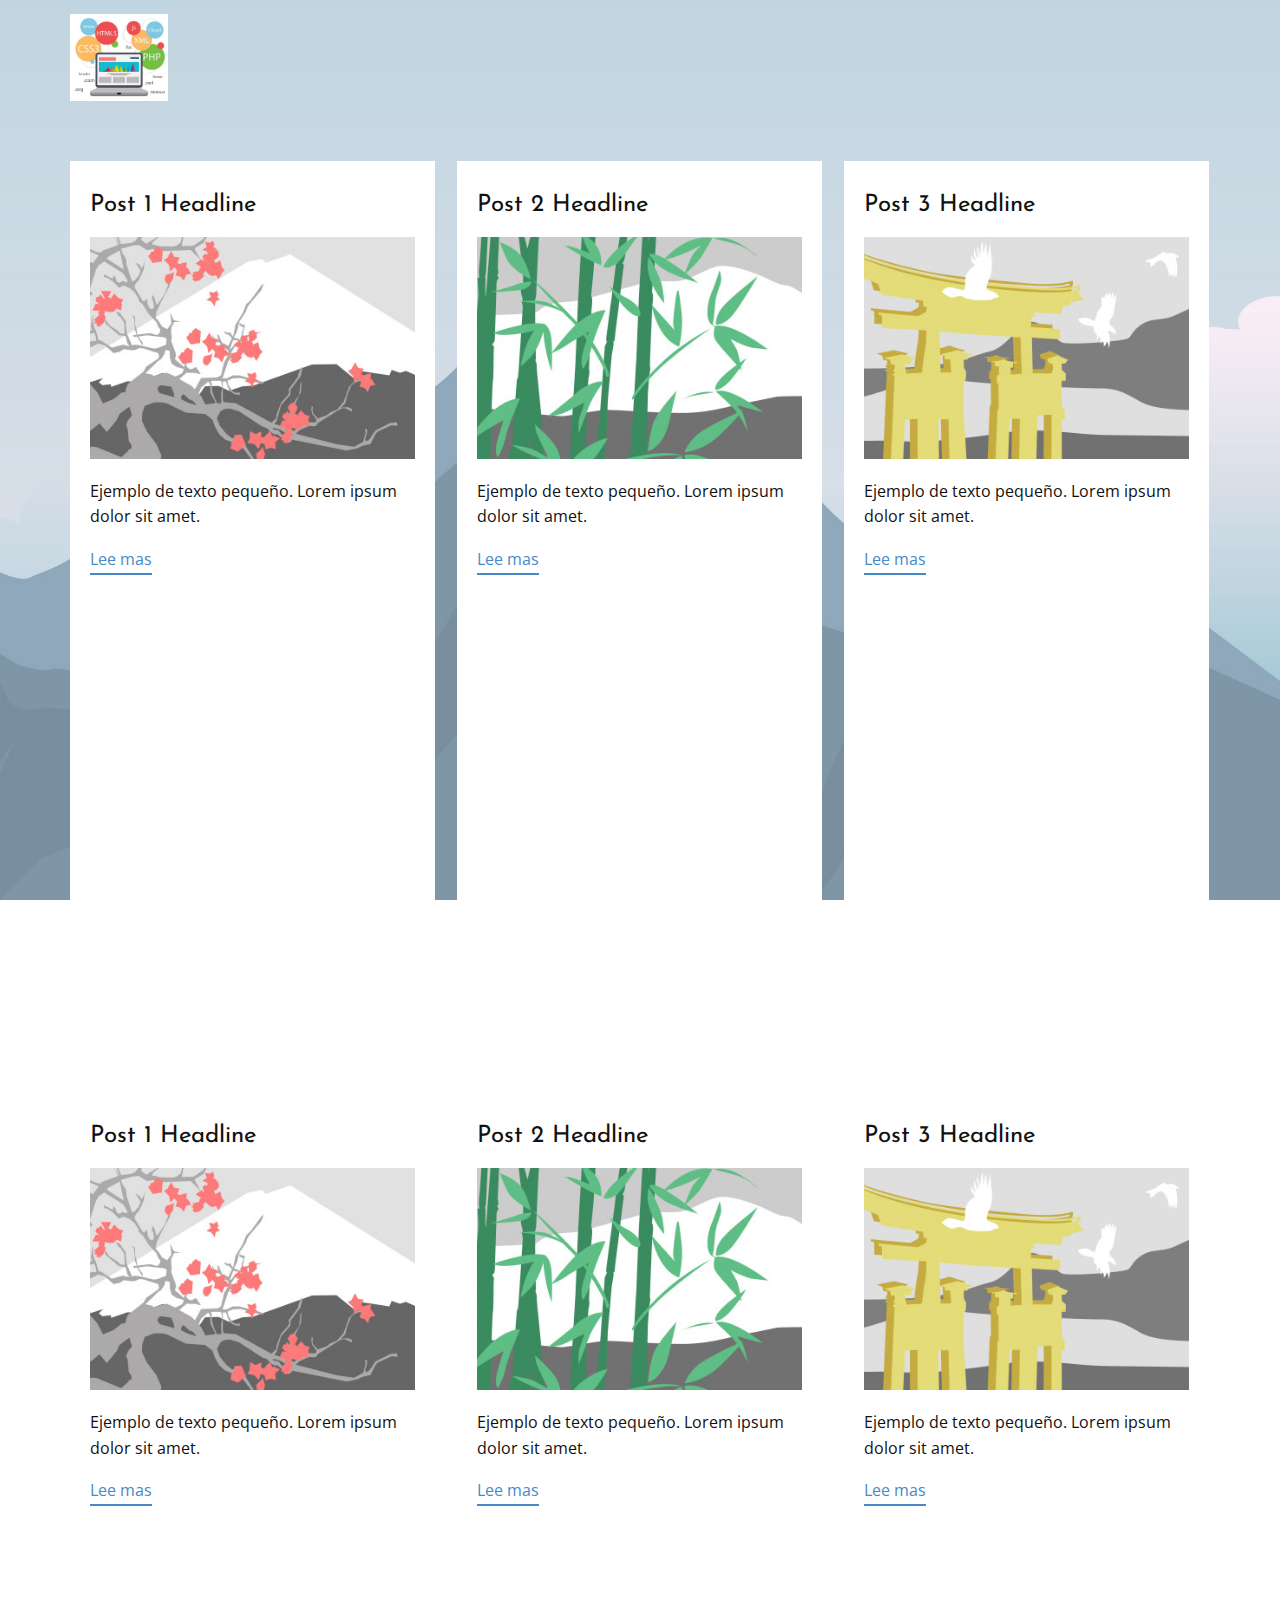
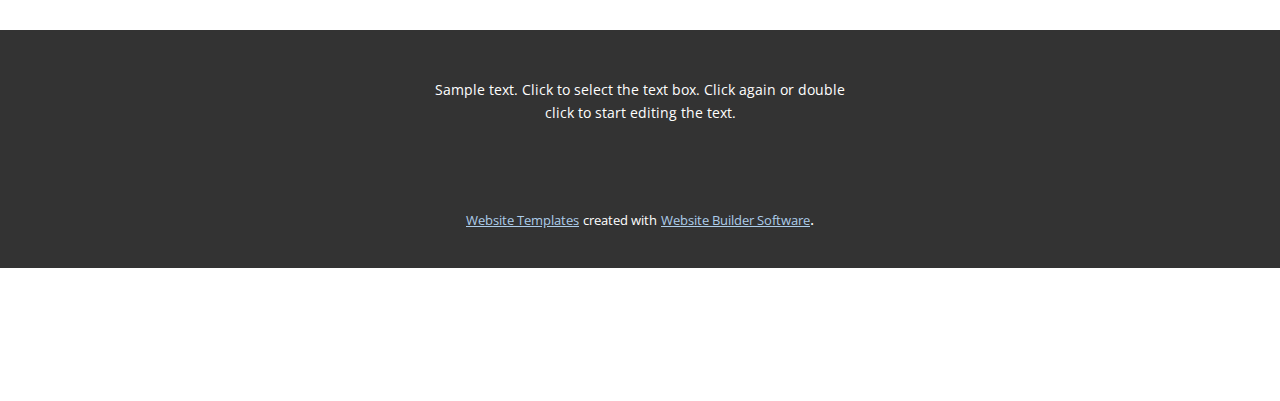
<file: blog/blog.html>
<html style="font-size: 16px;"><head>
    <meta name="viewport" content="width=device-width, initial-scale=1.0">
    <meta charset="utf-8">
    <meta name="keywords" content="">
    <meta name="description" content="">
    <meta name="page_type" content="np-template-header-footer-from-plugin">
    <title>Blog Template</title>
    <link rel="stylesheet" href="../nicepage.css" media="screen">
<link rel="stylesheet" href="../Blog-Template.css" media="screen">
    <script class="u-script" type="text/javascript" src="../jquery.js" defer=""></script>
    <script class="u-script" type="text/javascript" src="../nicepage.js" defer=""></script>
    <meta name="generator" content="Nicepage 3.12.1, nicepage.com">
    <link id="u-theme-google-font" rel="stylesheet" href="https://fonts.googleapis.com/css?family=Open+Sans:300,300i,400,400i,600,600i,700,700i,800,800i|Josefin+Sans:100,100i,200,200i,300,300i,400,400i,500,500i,600,600i,700,700i">
    
    
    
    <script type="application/ld+json">{
		"@context": "http://schema.org",
		"@type": "Organization",
		"name": "",
		"url": "index.html",
		"logo": "images/unnamed1.jpg"
}</script>
    <meta property="og:title" content="Blog Template">
    <meta property="og:type" content="website">
    <meta name="theme-color" content="#478ac9">
    <link rel="canonical" href="../index.html">
    <meta property="og:url" content="index.html">
  </head>
  <body class="u-body"><header class="u-clearfix u-header u-header" id="sec-ea3b"><div class="u-clearfix u-sheet u-sheet-1">
        <a href="https://nicepage.com" class="u-image u-logo u-image-1" data-image-width="512" data-image-height="453">
          <img src="../images/unnamed1.jpg" class="u-logo-image u-logo-image-1" data-image-width="98">
        </a>
      </div></header>
    <section class="u-clearfix u-section-1" id="sec-bec4">
      <div class="u-clearfix u-sheet u-valign-middle u-sheet-1"><!--blog--><!--blog_options_json--><!--{"type":"Recent","source":"","tags":"","count":""}--><!--/blog_options_json-->
        <div class="u-blog u-expanded-width u-repeater u-repeater-1"><!--blog_post-->
          <div class="u-blog-post u-container-style u-repeater-item u-white u-repeater-item-1">
            <div class="u-container-layout u-similar-container u-valign-top u-container-layout-1"><!--blog_post_header-->
              <h4 class="u-blog-control u-text u-text-1">
                <a class="u-post-header-link" href="../blog/enviar.html"><!--blog_post_header_content-->Post 1 Headline<!--/blog_post_header_content--></a>
              </h4><!--/blog_post_header--><!--blog_post_image-->
              <a class="u-post-header-link" href="../blog/enviar.html"><img alt="" class="u-blog-control u-expanded-width u-image u-image-default u-image-1" src="[data-uri]"></a><!--/blog_post_image--><!--blog_post_content-->
              <div class="u-blog-control u-post-content u-text u-text-2 fr-view">Ejemplo de texto pequeño. Lorem ipsum dolor sit amet.</div><!--/blog_post_content--><!--blog_post_readmore-->
              <a href="../blog/enviar.html" class="u-blog-control u-border-2 u-border-palette-1-base u-btn u-btn-rectangle u-button-style u-none u-btn-1"><!--blog_post_readmore_content-->Lee mas<!--/blog_post_readmore_content--></a><!--/blog_post_readmore-->
            </div>
          </div><div class="u-blog-post u-container-style u-repeater-item u-video-cover u-white">
            <div class="u-container-layout u-similar-container u-valign-top u-container-layout-2"><!--blog_post_header-->
              <h4 class="u-blog-control u-text u-text-3">
                <a class="u-post-header-link" href="../blog/enviar-1.html"><!--blog_post_header_content-->Post 2 Headline<!--/blog_post_header_content--></a>
              </h4><!--/blog_post_header--><!--blog_post_image-->
              <a class="u-post-header-link" href="../blog/enviar-1.html"><img alt="" class="u-blog-control u-expanded-width u-image u-image-default u-image-2" src="[data-uri]"></a><!--/blog_post_image--><!--blog_post_content-->
              <div class="u-blog-control u-post-content u-text u-text-4 fr-view">Ejemplo de texto pequeño. Lorem ipsum dolor sit amet.</div><!--/blog_post_content--><!--blog_post_readmore-->
              <a href="../blog/enviar-1.html" class="u-blog-control u-border-2 u-border-palette-1-base u-btn u-btn-rectangle u-button-style u-none u-btn-2"><!--blog_post_readmore_content-->Lee mas<!--/blog_post_readmore_content--></a><!--/blog_post_readmore-->
            </div>
          </div><div class="u-blog-post u-container-style u-repeater-item u-video-cover u-white">
            <div class="u-container-layout u-similar-container u-valign-top u-container-layout-3"><!--blog_post_header-->
              <h4 class="u-blog-control u-text u-text-5">
                <a class="u-post-header-link" href="../blog/enviar-2.html"><!--blog_post_header_content-->Post 3 Headline<!--/blog_post_header_content--></a>
              </h4><!--/blog_post_header--><!--blog_post_image-->
              <a class="u-post-header-link" href="../blog/enviar-2.html"><img alt="" class="u-blog-control u-expanded-width u-image u-image-default u-image-3" src="[data-uri]"></a><!--/blog_post_image--><!--blog_post_content-->
              <div class="u-blog-control u-post-content u-text u-text-6 fr-view">Ejemplo de texto pequeño. Lorem ipsum dolor sit amet.</div><!--/blog_post_content--><!--blog_post_readmore-->
              <a href="../blog/enviar-2.html" class="u-blog-control u-border-2 u-border-palette-1-base u-btn u-btn-rectangle u-button-style u-none u-btn-3"><!--blog_post_readmore_content-->Lee mas<!--/blog_post_readmore_content--></a><!--/blog_post_readmore-->
            </div>
          </div><div class="u-blog-post u-container-style u-repeater-item u-white u-repeater-item-1">
            <div class="u-container-layout u-similar-container u-valign-top u-container-layout-1"><!--blog_post_header-->
              <h4 class="u-blog-control u-text u-text-1">
                <a class="u-post-header-link" href="../blog/enviar-3.html"><!--blog_post_header_content-->Post 1 Headline<!--/blog_post_header_content--></a>
              </h4><!--/blog_post_header--><!--blog_post_image-->
              <a class="u-post-header-link" href="../blog/enviar-3.html"><img alt="" class="u-blog-control u-expanded-width u-image u-image-default u-image-1" src="[data-uri]"></a><!--/blog_post_image--><!--blog_post_content-->
              <div class="u-blog-control u-post-content u-text u-text-2 fr-view">Ejemplo de texto pequeño. Lorem ipsum dolor sit amet.</div><!--/blog_post_content--><!--blog_post_readmore-->
              <a href="../blog/enviar-3.html" class="u-blog-control u-border-2 u-border-palette-1-base u-btn u-btn-rectangle u-button-style u-none u-btn-1"><!--blog_post_readmore_content-->Lee mas<!--/blog_post_readmore_content--></a><!--/blog_post_readmore-->
            </div>
          </div><div class="u-blog-post u-container-style u-repeater-item u-video-cover u-white">
            <div class="u-container-layout u-similar-container u-valign-top u-container-layout-2"><!--blog_post_header-->
              <h4 class="u-blog-control u-text u-text-3">
                <a class="u-post-header-link" href="../blog/enviar-4.html"><!--blog_post_header_content-->Post 2 Headline<!--/blog_post_header_content--></a>
              </h4><!--/blog_post_header--><!--blog_post_image-->
              <a class="u-post-header-link" href="../blog/enviar-4.html"><img alt="" class="u-blog-control u-expanded-width u-image u-image-default u-image-2" src="[data-uri]"></a><!--/blog_post_image--><!--blog_post_content-->
              <div class="u-blog-control u-post-content u-text u-text-4 fr-view">Ejemplo de texto pequeño. Lorem ipsum dolor sit amet.</div><!--/blog_post_content--><!--blog_post_readmore-->
              <a href="../blog/enviar-4.html" class="u-blog-control u-border-2 u-border-palette-1-base u-btn u-btn-rectangle u-button-style u-none u-btn-2"><!--blog_post_readmore_content-->Lee mas<!--/blog_post_readmore_content--></a><!--/blog_post_readmore-->
            </div>
          </div><div class="u-blog-post u-container-style u-repeater-item u-video-cover u-white">
            <div class="u-container-layout u-similar-container u-valign-top u-container-layout-3"><!--blog_post_header-->
              <h4 class="u-blog-control u-text u-text-5">
                <a class="u-post-header-link" href="../blog/enviar-5.html"><!--blog_post_header_content-->Post 3 Headline<!--/blog_post_header_content--></a>
              </h4><!--/blog_post_header--><!--blog_post_image-->
              <a class="u-post-header-link" href="../blog/enviar-5.html"><img alt="" class="u-blog-control u-expanded-width u-image u-image-default u-image-3" src="[data-uri]"></a><!--/blog_post_image--><!--blog_post_content-->
              <div class="u-blog-control u-post-content u-text u-text-6 fr-view">Ejemplo de texto pequeño. Lorem ipsum dolor sit amet.</div><!--/blog_post_content--><!--blog_post_readmore-->
              <a href="../blog/enviar-5.html" class="u-blog-control u-border-2 u-border-palette-1-base u-btn u-btn-rectangle u-button-style u-none u-btn-3"><!--blog_post_readmore_content-->Lee mas<!--/blog_post_readmore_content--></a><!--/blog_post_readmore-->
            </div>
          </div><!--/blog_post--><!--blog_post-->
          <!--/blog_post--><!--blog_post-->
          <!--/blog_post-->
        </div><!--/blog-->
      </div>
    </section>
    <section class="u-clearfix u-section-2" id="sec-7142">
      <div class="u-clearfix u-sheet u-sheet-1"></div>
    </section>
    
    
    <footer class="u-align-center u-clearfix u-footer u-grey-80 u-footer" id="sec-fd35"><div class="u-clearfix u-sheet u-sheet-1">
        <p class="u-small-text u-text u-text-variant u-text-1">Sample text. Click to select the text box. Click again or double click to start editing the text.</p>
      </div></footer>
    <section class="u-backlink u-clearfix u-grey-80">
      <a class="u-link" href="https://nicepage.com/website-templates" target="_blank">
        <span>Website Templates</span>
      </a>
      <p class="u-text">
        <span>created with</span>
      </p>
      <a class="u-link" href="https://nicepage.com/" target="_blank">
        <span>Website Builder Software</span>
      </a>. 
    </section>
  
</body></html>
</file>
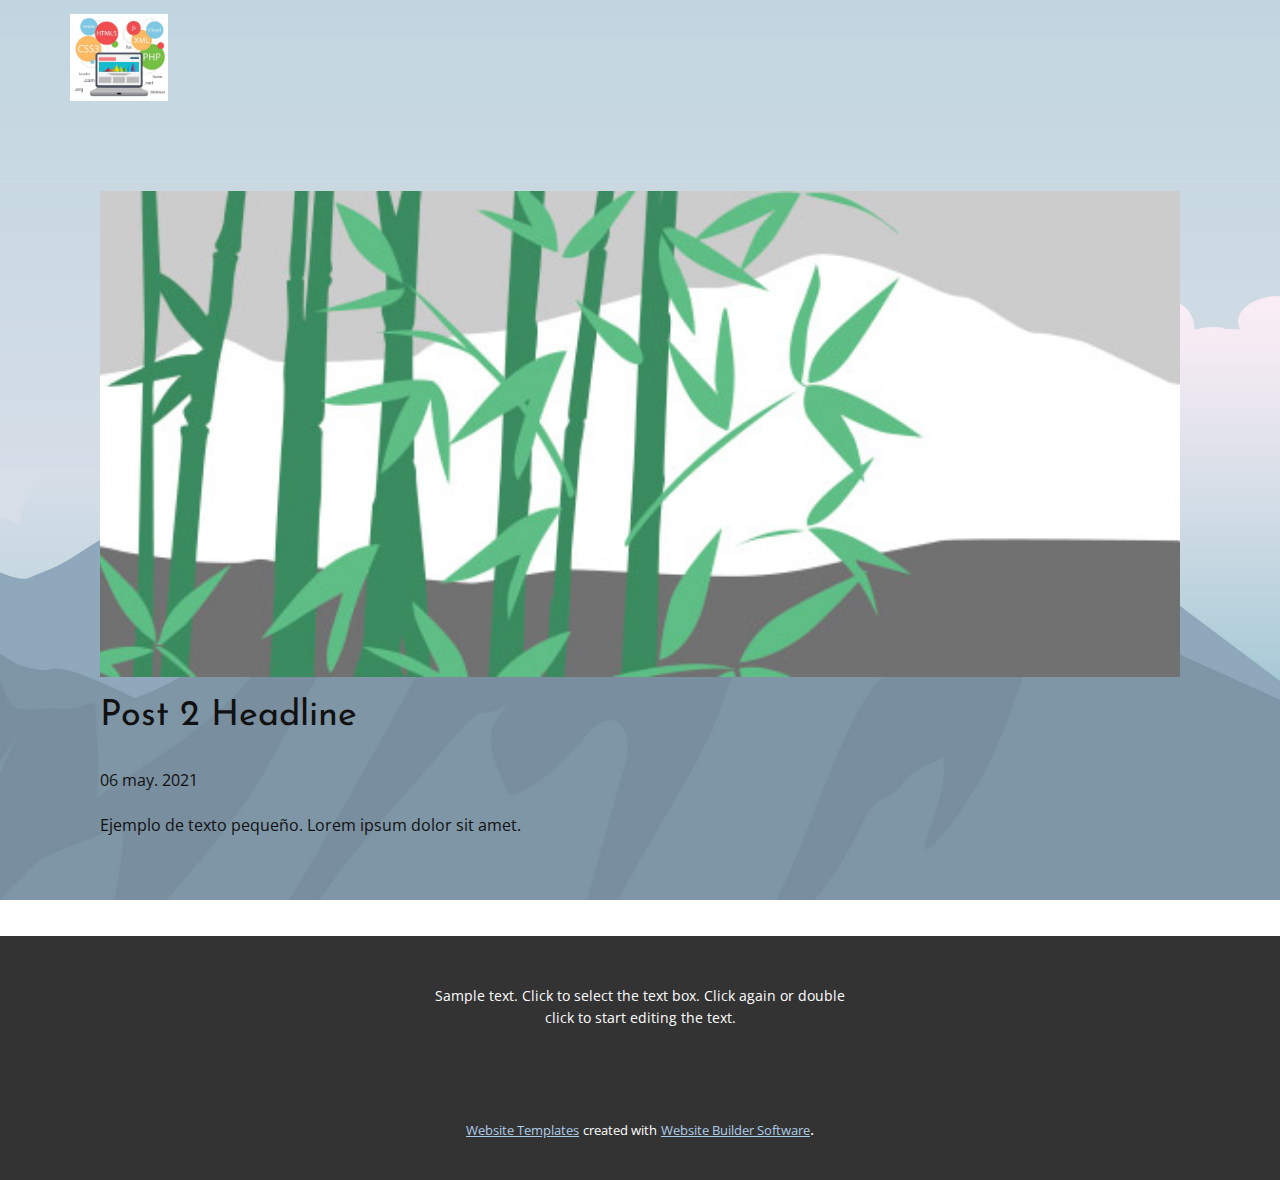
<file: blog/enviar-1.html>
<!doctype html>
<html style="font-size: 16px;"><head>
    <meta name="viewport" content="width=device-width, initial-scale=1.0">
    <meta charset="utf-8">
    <meta name="keywords" content="Post 1 Headline">
    <meta name="description" content="">
    <meta name="page_type" content="np-template-header-footer-from-plugin">
    <title>Post 2 Headline</title>
    <link rel="stylesheet" href="../nicepage.css" media="screen">
<link rel="stylesheet" href="../Post-Template.css" media="screen">
    <script class="u-script" type="text/javascript" src="../jquery.js" defer=""></script>
    <script class="u-script" type="text/javascript" src="../nicepage.js" defer=""></script>
    <meta name="generator" content="Nicepage 3.12.1, nicepage.com">
    <link id="u-theme-google-font" rel="stylesheet" href="https://fonts.googleapis.com/css?family=Open+Sans:300,300i,400,400i,600,600i,700,700i,800,800i|Josefin+Sans:100,100i,200,200i,300,300i,400,400i,500,500i,600,600i,700,700i">
    
    
    <script type="application/ld+json">{
		"@context": "http://schema.org",
		"@type": "Organization",
		"name": "",
		"url": "index.html",
		"logo": "images/unnamed1.jpg"
}</script>
    <meta property="og:title" content="Post Template">
    <meta property="og:type" content="website">
    <meta name="theme-color" content="#478ac9">
    <link rel="canonical" href="../index.html">
    <meta property="og:url" content="index.html">
  </head>
  <body class="u-body"><header class="u-clearfix u-header u-header" id="sec-ea3b"><div class="u-clearfix u-sheet u-sheet-1">
        <a href="https://nicepage.com" class="u-image u-logo u-image-1" data-image-width="512" data-image-height="453">
          <img src="../images/unnamed1.jpg" class="u-logo-image u-logo-image-1" data-image-width="98">
        </a>
      </div></header>
    <section class="u-align-center u-clearfix u-section-1" id="sec-6ef3">
      <div class="u-clearfix u-sheet u-valign-middle-md u-valign-middle-sm u-valign-middle-xs u-sheet-1"><!--post_details--><!--post_details_options_json--><!--{"source":""}--><!--/post_details_options_json--><!--blog_post-->
        <div class="u-container-style u-expanded-width u-post-details u-post-details-1">
          <div class="u-container-layout u-valign-middle u-container-layout-1"><!--blog_post_image-->
            <img alt="" class="u-blog-control u-expanded-width u-image u-image-default u-image-1" src="[data-uri]"><!--/blog_post_image--><!--blog_post_header-->
            <h2 class="u-blog-control u-text u-text-1">Post 2 Headline</h2><!--/blog_post_header--><!--blog_post_metadata-->
            <div class="u-blog-control u-metadata u-metadata-1"><!--blog_post_metadata_date-->
              <span class="u-meta-date u-meta-icon">06 may. 2021</span><!--/blog_post_metadata_date--><!--blog_post_metadata_category-->
              <!--/blog_post_metadata_category--><!--blog_post_metadata_comments-->
              <!--/blog_post_metadata_comments-->
            </div><!--/blog_post_metadata--><!--blog_post_content-->
            <div class="u-align-justify u-blog-control u-post-content u-text u-text-2 fr-view">
  Ejemplo de texto pequeño. Lorem ipsum dolor sit amet.
  </div><!--/blog_post_content-->
          </div>
        </div><!--/blog_post--><!--/post_details-->
      </div>
    </section>
    
    
    <footer class="u-align-center u-clearfix u-footer u-grey-80 u-footer" id="sec-fd35"><div class="u-clearfix u-sheet u-sheet-1">
        <p class="u-small-text u-text u-text-variant u-text-1">Sample text. Click to select the text box. Click again or double click to start editing the text.</p>
      </div></footer>
    <section class="u-backlink u-clearfix u-grey-80">
      <a class="u-link" href="https://nicepage.com/website-templates" target="_blank">
        <span>Website Templates</span>
      </a>
      <p class="u-text">
        <span>created with</span>
      </p>
      <a class="u-link" href="https://nicepage.com/" target="_blank">
        <span>Website Builder Software</span>
      </a>. 
    </section>
  
</body></html>
</file>
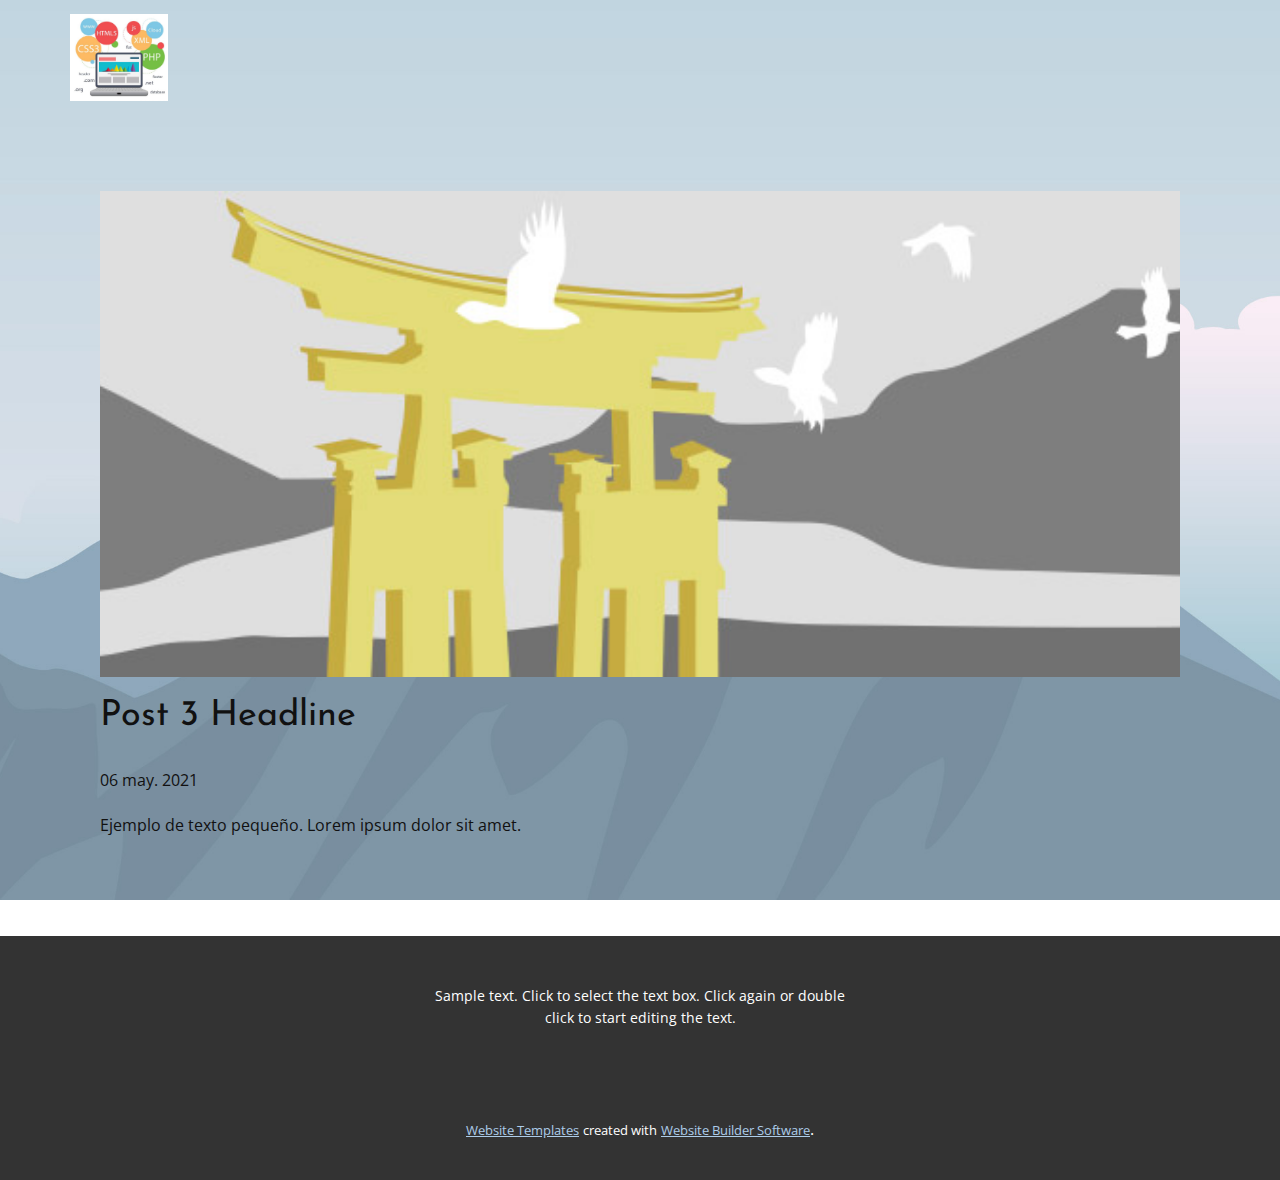
<file: blog/enviar-2.html>
<!doctype html>
<html style="font-size: 16px;"><head>
    <meta name="viewport" content="width=device-width, initial-scale=1.0">
    <meta charset="utf-8">
    <meta name="keywords" content="Post 1 Headline">
    <meta name="description" content="">
    <meta name="page_type" content="np-template-header-footer-from-plugin">
    <title>Post 3 Headline</title>
    <link rel="stylesheet" href="../nicepage.css" media="screen">
<link rel="stylesheet" href="../Post-Template.css" media="screen">
    <script class="u-script" type="text/javascript" src="../jquery.js" defer=""></script>
    <script class="u-script" type="text/javascript" src="../nicepage.js" defer=""></script>
    <meta name="generator" content="Nicepage 3.12.1, nicepage.com">
    <link id="u-theme-google-font" rel="stylesheet" href="https://fonts.googleapis.com/css?family=Open+Sans:300,300i,400,400i,600,600i,700,700i,800,800i|Josefin+Sans:100,100i,200,200i,300,300i,400,400i,500,500i,600,600i,700,700i">
    
    
    <script type="application/ld+json">{
		"@context": "http://schema.org",
		"@type": "Organization",
		"name": "",
		"url": "index.html",
		"logo": "images/unnamed1.jpg"
}</script>
    <meta property="og:title" content="Post Template">
    <meta property="og:type" content="website">
    <meta name="theme-color" content="#478ac9">
    <link rel="canonical" href="../index.html">
    <meta property="og:url" content="index.html">
  </head>
  <body class="u-body"><header class="u-clearfix u-header u-header" id="sec-ea3b"><div class="u-clearfix u-sheet u-sheet-1">
        <a href="https://nicepage.com" class="u-image u-logo u-image-1" data-image-width="512" data-image-height="453">
          <img src="../images/unnamed1.jpg" class="u-logo-image u-logo-image-1" data-image-width="98">
        </a>
      </div></header>
    <section class="u-align-center u-clearfix u-section-1" id="sec-6ef3">
      <div class="u-clearfix u-sheet u-valign-middle-md u-valign-middle-sm u-valign-middle-xs u-sheet-1"><!--post_details--><!--post_details_options_json--><!--{"source":""}--><!--/post_details_options_json--><!--blog_post-->
        <div class="u-container-style u-expanded-width u-post-details u-post-details-1">
          <div class="u-container-layout u-valign-middle u-container-layout-1"><!--blog_post_image-->
            <img alt="" class="u-blog-control u-expanded-width u-image u-image-default u-image-1" src="[data-uri]"><!--/blog_post_image--><!--blog_post_header-->
            <h2 class="u-blog-control u-text u-text-1">Post 3 Headline</h2><!--/blog_post_header--><!--blog_post_metadata-->
            <div class="u-blog-control u-metadata u-metadata-1"><!--blog_post_metadata_date-->
              <span class="u-meta-date u-meta-icon">06 may. 2021</span><!--/blog_post_metadata_date--><!--blog_post_metadata_category-->
              <!--/blog_post_metadata_category--><!--blog_post_metadata_comments-->
              <!--/blog_post_metadata_comments-->
            </div><!--/blog_post_metadata--><!--blog_post_content-->
            <div class="u-align-justify u-blog-control u-post-content u-text u-text-2 fr-view">
  Ejemplo de texto pequeño. Lorem ipsum dolor sit amet.
  </div><!--/blog_post_content-->
          </div>
        </div><!--/blog_post--><!--/post_details-->
      </div>
    </section>
    
    
    <footer class="u-align-center u-clearfix u-footer u-grey-80 u-footer" id="sec-fd35"><div class="u-clearfix u-sheet u-sheet-1">
        <p class="u-small-text u-text u-text-variant u-text-1">Sample text. Click to select the text box. Click again or double click to start editing the text.</p>
      </div></footer>
    <section class="u-backlink u-clearfix u-grey-80">
      <a class="u-link" href="https://nicepage.com/website-templates" target="_blank">
        <span>Website Templates</span>
      </a>
      <p class="u-text">
        <span>created with</span>
      </p>
      <a class="u-link" href="https://nicepage.com/" target="_blank">
        <span>Website Builder Software</span>
      </a>. 
    </section>
  
</body></html>
</file>
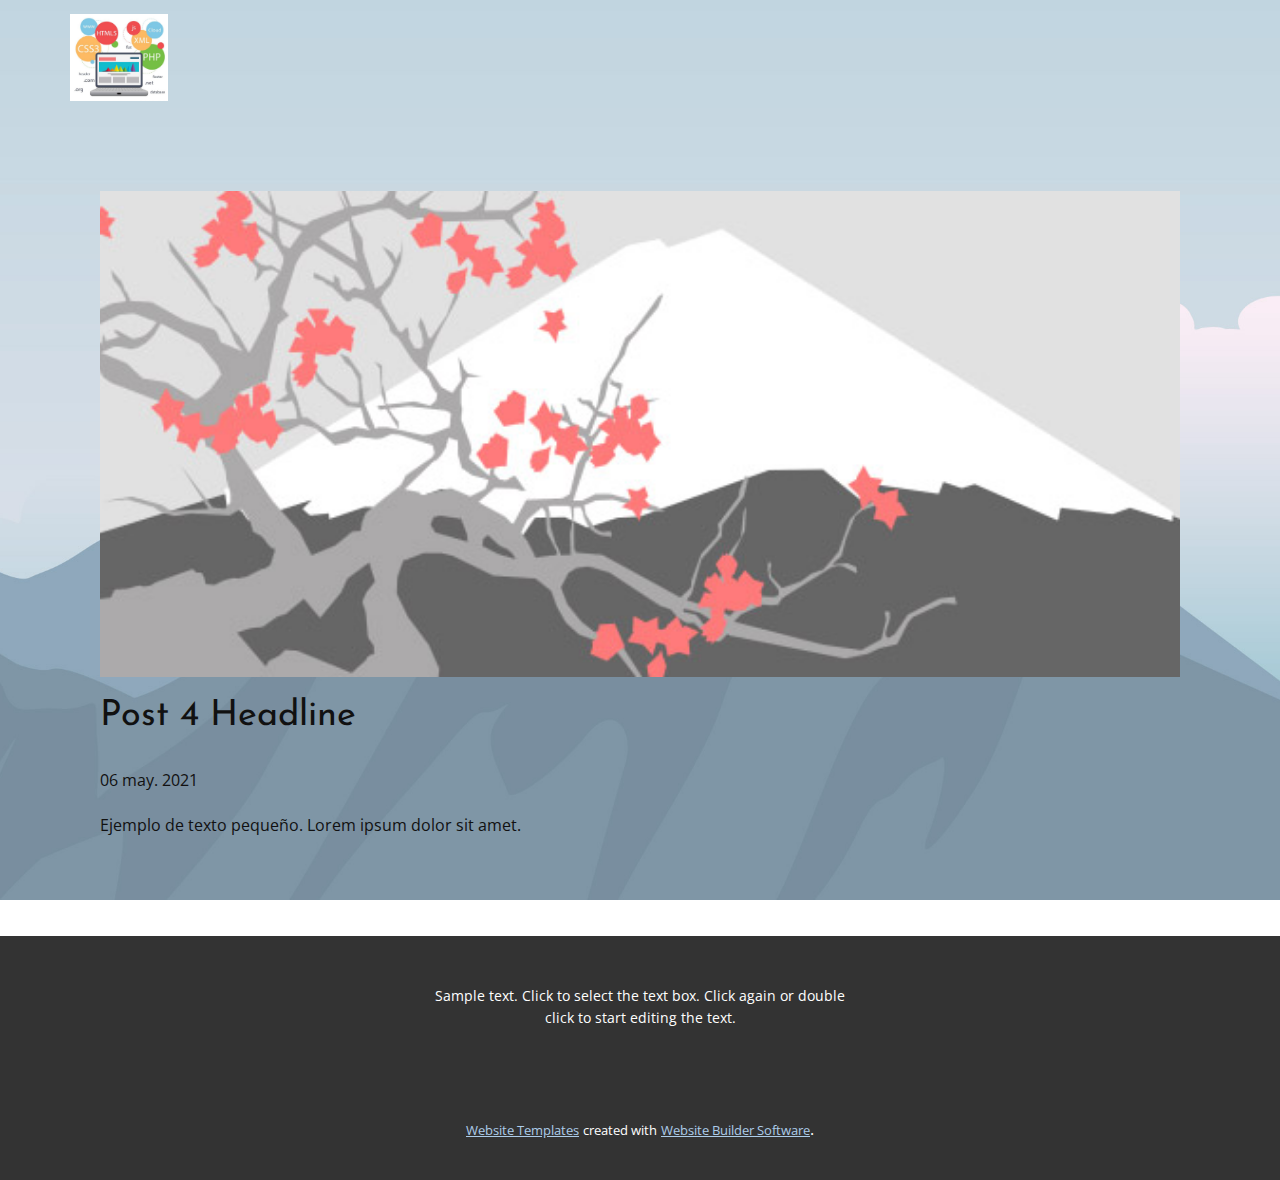
<file: blog/enviar-3.html>
<!doctype html>
<html style="font-size: 16px;"><head>
    <meta name="viewport" content="width=device-width, initial-scale=1.0">
    <meta charset="utf-8">
    <meta name="keywords" content="Post 1 Headline">
    <meta name="description" content="">
    <meta name="page_type" content="np-template-header-footer-from-plugin">
    <title>Post 4 Headline</title>
    <link rel="stylesheet" href="../nicepage.css" media="screen">
<link rel="stylesheet" href="../Post-Template.css" media="screen">
    <script class="u-script" type="text/javascript" src="../jquery.js" defer=""></script>
    <script class="u-script" type="text/javascript" src="../nicepage.js" defer=""></script>
    <meta name="generator" content="Nicepage 3.12.1, nicepage.com">
    <link id="u-theme-google-font" rel="stylesheet" href="https://fonts.googleapis.com/css?family=Open+Sans:300,300i,400,400i,600,600i,700,700i,800,800i|Josefin+Sans:100,100i,200,200i,300,300i,400,400i,500,500i,600,600i,700,700i">
    
    
    <script type="application/ld+json">{
		"@context": "http://schema.org",
		"@type": "Organization",
		"name": "",
		"url": "index.html",
		"logo": "images/unnamed1.jpg"
}</script>
    <meta property="og:title" content="Post Template">
    <meta property="og:type" content="website">
    <meta name="theme-color" content="#478ac9">
    <link rel="canonical" href="../index.html">
    <meta property="og:url" content="index.html">
  </head>
  <body class="u-body"><header class="u-clearfix u-header u-header" id="sec-ea3b"><div class="u-clearfix u-sheet u-sheet-1">
        <a href="https://nicepage.com" class="u-image u-logo u-image-1" data-image-width="512" data-image-height="453">
          <img src="../images/unnamed1.jpg" class="u-logo-image u-logo-image-1" data-image-width="98">
        </a>
      </div></header>
    <section class="u-align-center u-clearfix u-section-1" id="sec-6ef3">
      <div class="u-clearfix u-sheet u-valign-middle-md u-valign-middle-sm u-valign-middle-xs u-sheet-1"><!--post_details--><!--post_details_options_json--><!--{"source":""}--><!--/post_details_options_json--><!--blog_post-->
        <div class="u-container-style u-expanded-width u-post-details u-post-details-1">
          <div class="u-container-layout u-valign-middle u-container-layout-1"><!--blog_post_image-->
            <img alt="" class="u-blog-control u-expanded-width u-image u-image-default u-image-1" src="[data-uri]"><!--/blog_post_image--><!--blog_post_header-->
            <h2 class="u-blog-control u-text u-text-1">Post 4 Headline</h2><!--/blog_post_header--><!--blog_post_metadata-->
            <div class="u-blog-control u-metadata u-metadata-1"><!--blog_post_metadata_date-->
              <span class="u-meta-date u-meta-icon">06 may. 2021</span><!--/blog_post_metadata_date--><!--blog_post_metadata_category-->
              <!--/blog_post_metadata_category--><!--blog_post_metadata_comments-->
              <!--/blog_post_metadata_comments-->
            </div><!--/blog_post_metadata--><!--blog_post_content-->
            <div class="u-align-justify u-blog-control u-post-content u-text u-text-2 fr-view">
  Ejemplo de texto pequeño. Lorem ipsum dolor sit amet.
  </div><!--/blog_post_content-->
          </div>
        </div><!--/blog_post--><!--/post_details-->
      </div>
    </section>
    
    
    <footer class="u-align-center u-clearfix u-footer u-grey-80 u-footer" id="sec-fd35"><div class="u-clearfix u-sheet u-sheet-1">
        <p class="u-small-text u-text u-text-variant u-text-1">Sample text. Click to select the text box. Click again or double click to start editing the text.</p>
      </div></footer>
    <section class="u-backlink u-clearfix u-grey-80">
      <a class="u-link" href="https://nicepage.com/website-templates" target="_blank">
        <span>Website Templates</span>
      </a>
      <p class="u-text">
        <span>created with</span>
      </p>
      <a class="u-link" href="https://nicepage.com/" target="_blank">
        <span>Website Builder Software</span>
      </a>. 
    </section>
  
</body></html>
</file>
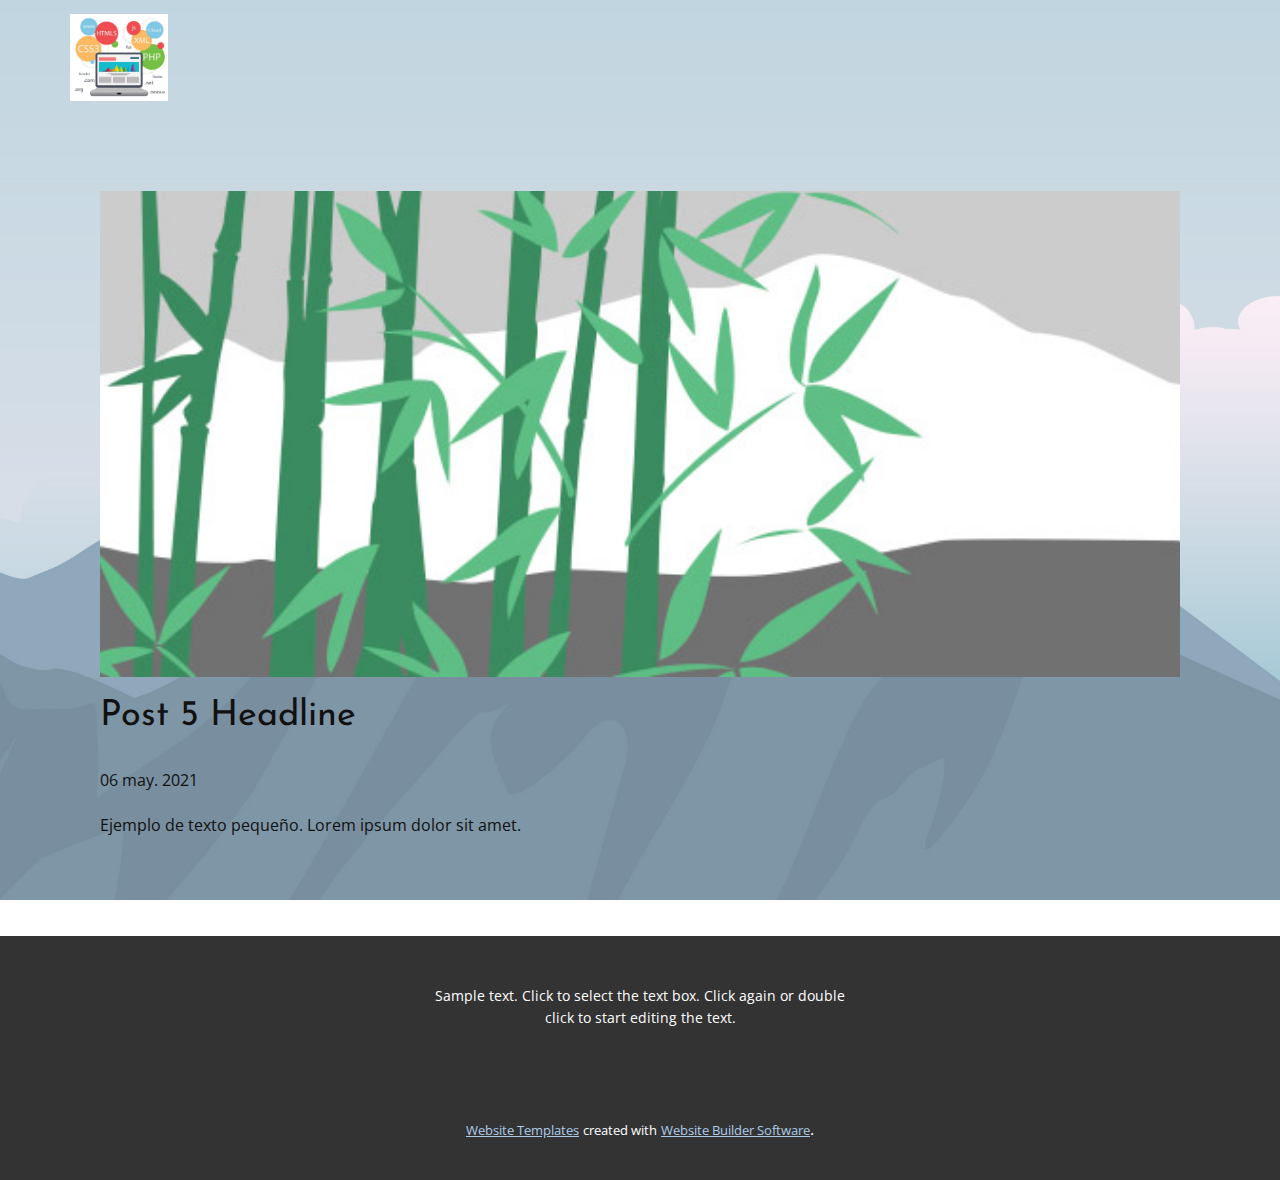
<file: blog/enviar-4.html>
<!doctype html>
<html style="font-size: 16px;"><head>
    <meta name="viewport" content="width=device-width, initial-scale=1.0">
    <meta charset="utf-8">
    <meta name="keywords" content="Post 1 Headline">
    <meta name="description" content="">
    <meta name="page_type" content="np-template-header-footer-from-plugin">
    <title>Post 5 Headline</title>
    <link rel="stylesheet" href="../nicepage.css" media="screen">
<link rel="stylesheet" href="../Post-Template.css" media="screen">
    <script class="u-script" type="text/javascript" src="../jquery.js" defer=""></script>
    <script class="u-script" type="text/javascript" src="../nicepage.js" defer=""></script>
    <meta name="generator" content="Nicepage 3.12.1, nicepage.com">
    <link id="u-theme-google-font" rel="stylesheet" href="https://fonts.googleapis.com/css?family=Open+Sans:300,300i,400,400i,600,600i,700,700i,800,800i|Josefin+Sans:100,100i,200,200i,300,300i,400,400i,500,500i,600,600i,700,700i">
    
    
    <script type="application/ld+json">{
		"@context": "http://schema.org",
		"@type": "Organization",
		"name": "",
		"url": "index.html",
		"logo": "images/unnamed1.jpg"
}</script>
    <meta property="og:title" content="Post Template">
    <meta property="og:type" content="website">
    <meta name="theme-color" content="#478ac9">
    <link rel="canonical" href="../index.html">
    <meta property="og:url" content="index.html">
  </head>
  <body class="u-body"><header class="u-clearfix u-header u-header" id="sec-ea3b"><div class="u-clearfix u-sheet u-sheet-1">
        <a href="https://nicepage.com" class="u-image u-logo u-image-1" data-image-width="512" data-image-height="453">
          <img src="../images/unnamed1.jpg" class="u-logo-image u-logo-image-1" data-image-width="98">
        </a>
      </div></header>
    <section class="u-align-center u-clearfix u-section-1" id="sec-6ef3">
      <div class="u-clearfix u-sheet u-valign-middle-md u-valign-middle-sm u-valign-middle-xs u-sheet-1"><!--post_details--><!--post_details_options_json--><!--{"source":""}--><!--/post_details_options_json--><!--blog_post-->
        <div class="u-container-style u-expanded-width u-post-details u-post-details-1">
          <div class="u-container-layout u-valign-middle u-container-layout-1"><!--blog_post_image-->
            <img alt="" class="u-blog-control u-expanded-width u-image u-image-default u-image-1" src="[data-uri]"><!--/blog_post_image--><!--blog_post_header-->
            <h2 class="u-blog-control u-text u-text-1">Post 5 Headline</h2><!--/blog_post_header--><!--blog_post_metadata-->
            <div class="u-blog-control u-metadata u-metadata-1"><!--blog_post_metadata_date-->
              <span class="u-meta-date u-meta-icon">06 may. 2021</span><!--/blog_post_metadata_date--><!--blog_post_metadata_category-->
              <!--/blog_post_metadata_category--><!--blog_post_metadata_comments-->
              <!--/blog_post_metadata_comments-->
            </div><!--/blog_post_metadata--><!--blog_post_content-->
            <div class="u-align-justify u-blog-control u-post-content u-text u-text-2 fr-view">
  Ejemplo de texto pequeño. Lorem ipsum dolor sit amet.
  </div><!--/blog_post_content-->
          </div>
        </div><!--/blog_post--><!--/post_details-->
      </div>
    </section>
    
    
    <footer class="u-align-center u-clearfix u-footer u-grey-80 u-footer" id="sec-fd35"><div class="u-clearfix u-sheet u-sheet-1">
        <p class="u-small-text u-text u-text-variant u-text-1">Sample text. Click to select the text box. Click again or double click to start editing the text.</p>
      </div></footer>
    <section class="u-backlink u-clearfix u-grey-80">
      <a class="u-link" href="https://nicepage.com/website-templates" target="_blank">
        <span>Website Templates</span>
      </a>
      <p class="u-text">
        <span>created with</span>
      </p>
      <a class="u-link" href="https://nicepage.com/" target="_blank">
        <span>Website Builder Software</span>
      </a>. 
    </section>
  
</body></html>
</file>
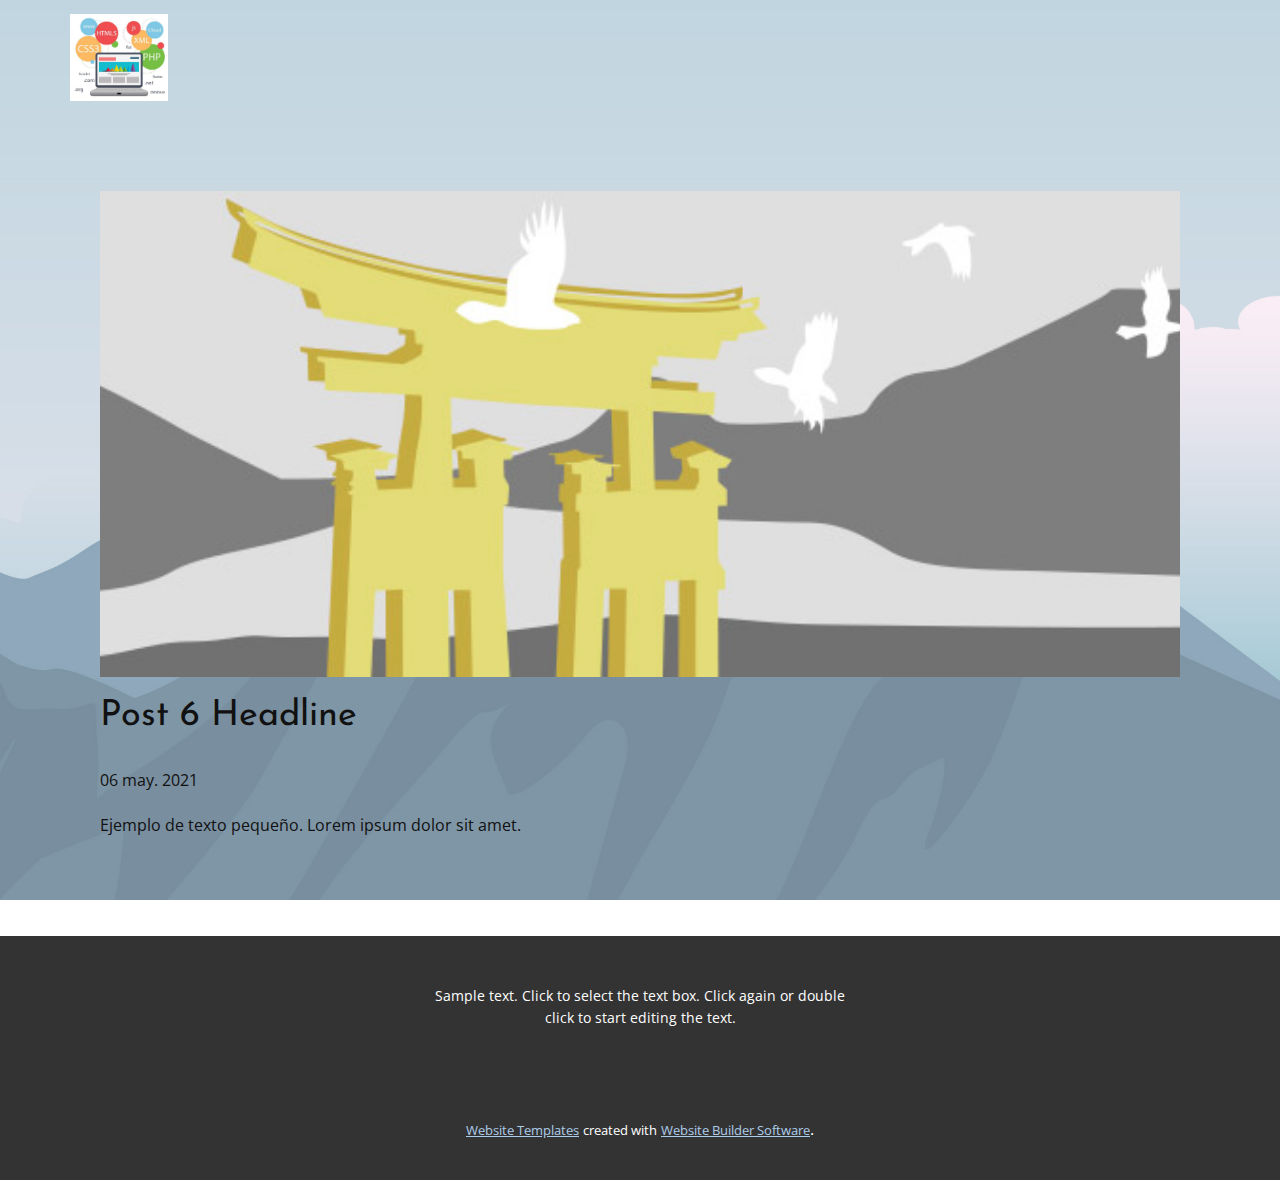
<file: blog/enviar-5.html>
<!doctype html>
<html style="font-size: 16px;"><head>
    <meta name="viewport" content="width=device-width, initial-scale=1.0">
    <meta charset="utf-8">
    <meta name="keywords" content="Post 1 Headline">
    <meta name="description" content="">
    <meta name="page_type" content="np-template-header-footer-from-plugin">
    <title>Post 6 Headline</title>
    <link rel="stylesheet" href="../nicepage.css" media="screen">
<link rel="stylesheet" href="../Post-Template.css" media="screen">
    <script class="u-script" type="text/javascript" src="../jquery.js" defer=""></script>
    <script class="u-script" type="text/javascript" src="../nicepage.js" defer=""></script>
    <meta name="generator" content="Nicepage 3.12.1, nicepage.com">
    <link id="u-theme-google-font" rel="stylesheet" href="https://fonts.googleapis.com/css?family=Open+Sans:300,300i,400,400i,600,600i,700,700i,800,800i|Josefin+Sans:100,100i,200,200i,300,300i,400,400i,500,500i,600,600i,700,700i">
    
    
    <script type="application/ld+json">{
		"@context": "http://schema.org",
		"@type": "Organization",
		"name": "",
		"url": "index.html",
		"logo": "images/unnamed1.jpg"
}</script>
    <meta property="og:title" content="Post Template">
    <meta property="og:type" content="website">
    <meta name="theme-color" content="#478ac9">
    <link rel="canonical" href="../index.html">
    <meta property="og:url" content="index.html">
  </head>
  <body class="u-body"><header class="u-clearfix u-header u-header" id="sec-ea3b"><div class="u-clearfix u-sheet u-sheet-1">
        <a href="https://nicepage.com" class="u-image u-logo u-image-1" data-image-width="512" data-image-height="453">
          <img src="../images/unnamed1.jpg" class="u-logo-image u-logo-image-1" data-image-width="98">
        </a>
      </div></header>
    <section class="u-align-center u-clearfix u-section-1" id="sec-6ef3">
      <div class="u-clearfix u-sheet u-valign-middle-md u-valign-middle-sm u-valign-middle-xs u-sheet-1"><!--post_details--><!--post_details_options_json--><!--{"source":""}--><!--/post_details_options_json--><!--blog_post-->
        <div class="u-container-style u-expanded-width u-post-details u-post-details-1">
          <div class="u-container-layout u-valign-middle u-container-layout-1"><!--blog_post_image-->
            <img alt="" class="u-blog-control u-expanded-width u-image u-image-default u-image-1" src="[data-uri]"><!--/blog_post_image--><!--blog_post_header-->
            <h2 class="u-blog-control u-text u-text-1">Post 6 Headline</h2><!--/blog_post_header--><!--blog_post_metadata-->
            <div class="u-blog-control u-metadata u-metadata-1"><!--blog_post_metadata_date-->
              <span class="u-meta-date u-meta-icon">06 may. 2021</span><!--/blog_post_metadata_date--><!--blog_post_metadata_category-->
              <!--/blog_post_metadata_category--><!--blog_post_metadata_comments-->
              <!--/blog_post_metadata_comments-->
            </div><!--/blog_post_metadata--><!--blog_post_content-->
            <div class="u-align-justify u-blog-control u-post-content u-text u-text-2 fr-view">
  Ejemplo de texto pequeño. Lorem ipsum dolor sit amet.
  </div><!--/blog_post_content-->
          </div>
        </div><!--/blog_post--><!--/post_details-->
      </div>
    </section>
    
    
    <footer class="u-align-center u-clearfix u-footer u-grey-80 u-footer" id="sec-fd35"><div class="u-clearfix u-sheet u-sheet-1">
        <p class="u-small-text u-text u-text-variant u-text-1">Sample text. Click to select the text box. Click again or double click to start editing the text.</p>
      </div></footer>
    <section class="u-backlink u-clearfix u-grey-80">
      <a class="u-link" href="https://nicepage.com/website-templates" target="_blank">
        <span>Website Templates</span>
      </a>
      <p class="u-text">
        <span>created with</span>
      </p>
      <a class="u-link" href="https://nicepage.com/" target="_blank">
        <span>Website Builder Software</span>
      </a>. 
    </section>
  
</body></html>
</file>
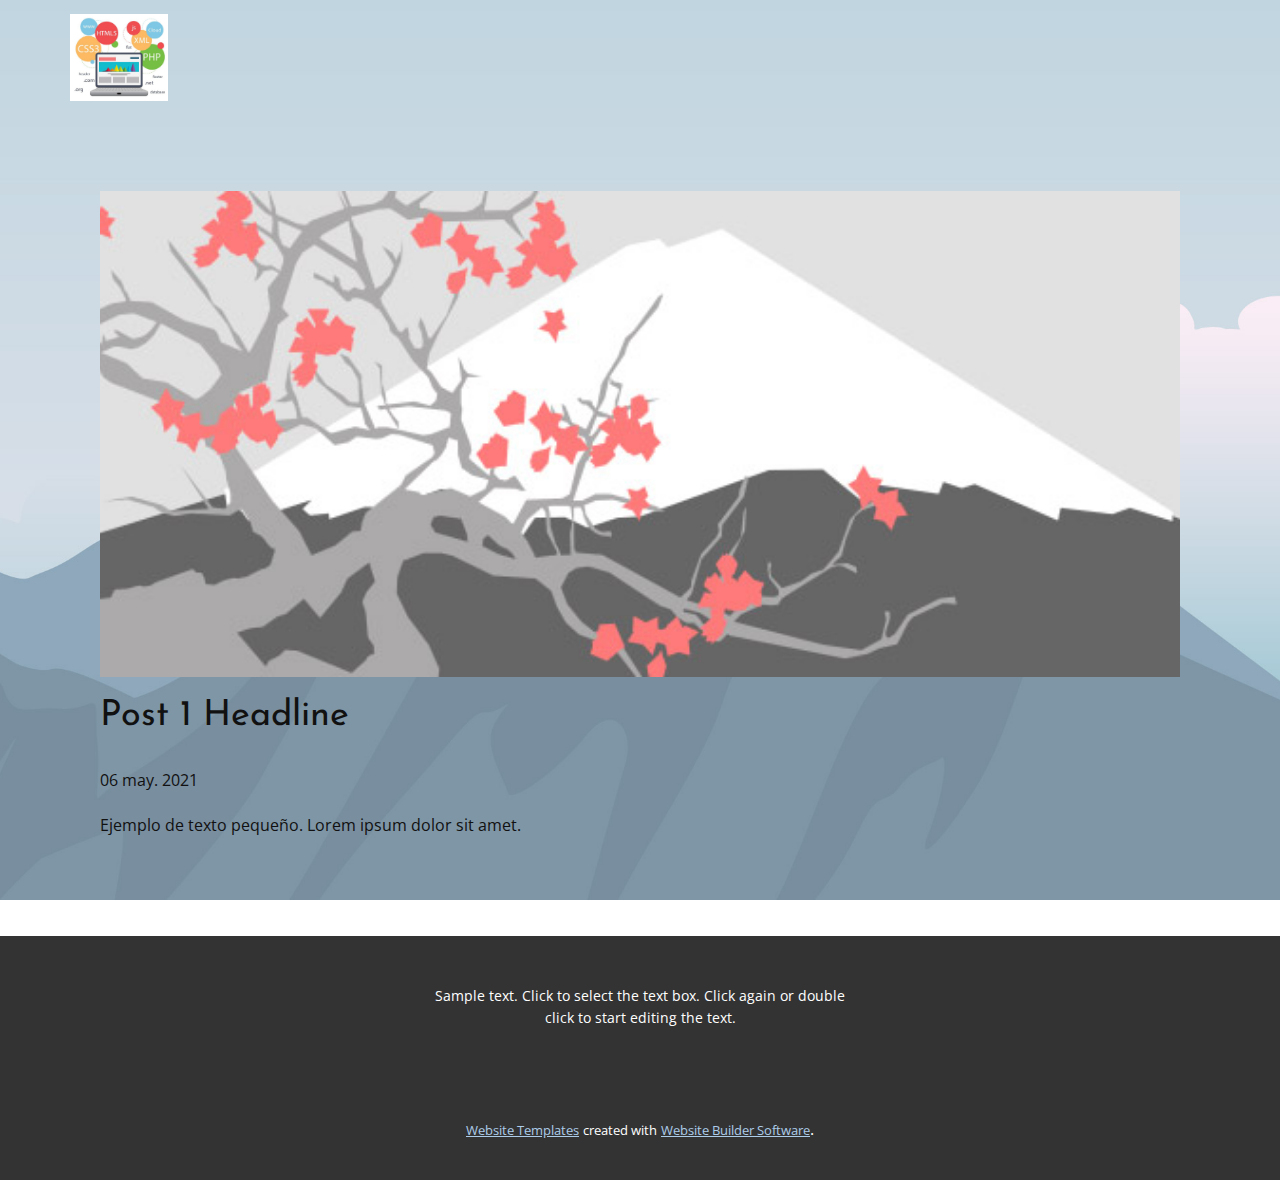
<file: blog/enviar.html>
<!doctype html>
<html style="font-size: 16px;"><head>
    <meta name="viewport" content="width=device-width, initial-scale=1.0">
    <meta charset="utf-8">
    <meta name="keywords" content="Post 1 Headline">
    <meta name="description" content="">
    <meta name="page_type" content="np-template-header-footer-from-plugin">
    <title>Post 1 Headline</title>
    <link rel="stylesheet" href="../nicepage.css" media="screen">
<link rel="stylesheet" href="../Post-Template.css" media="screen">
    <script class="u-script" type="text/javascript" src="../jquery.js" defer=""></script>
    <script class="u-script" type="text/javascript" src="../nicepage.js" defer=""></script>
    <meta name="generator" content="Nicepage 3.12.1, nicepage.com">
    <link id="u-theme-google-font" rel="stylesheet" href="https://fonts.googleapis.com/css?family=Open+Sans:300,300i,400,400i,600,600i,700,700i,800,800i|Josefin+Sans:100,100i,200,200i,300,300i,400,400i,500,500i,600,600i,700,700i">
    
    
    <script type="application/ld+json">{
		"@context": "http://schema.org",
		"@type": "Organization",
		"name": "",
		"url": "index.html",
		"logo": "images/unnamed1.jpg"
}</script>
    <meta property="og:title" content="Post Template">
    <meta property="og:type" content="website">
    <meta name="theme-color" content="#478ac9">
    <link rel="canonical" href="../index.html">
    <meta property="og:url" content="index.html">
  </head>
  <body class="u-body"><header class="u-clearfix u-header u-header" id="sec-ea3b"><div class="u-clearfix u-sheet u-sheet-1">
        <a href="https://nicepage.com" class="u-image u-logo u-image-1" data-image-width="512" data-image-height="453">
          <img src="../images/unnamed1.jpg" class="u-logo-image u-logo-image-1" data-image-width="98">
        </a>
      </div></header>
    <section class="u-align-center u-clearfix u-section-1" id="sec-6ef3">
      <div class="u-clearfix u-sheet u-valign-middle-md u-valign-middle-sm u-valign-middle-xs u-sheet-1"><!--post_details--><!--post_details_options_json--><!--{"source":""}--><!--/post_details_options_json--><!--blog_post-->
        <div class="u-container-style u-expanded-width u-post-details u-post-details-1">
          <div class="u-container-layout u-valign-middle u-container-layout-1"><!--blog_post_image-->
            <img alt="" class="u-blog-control u-expanded-width u-image u-image-default u-image-1" src="[data-uri]"><!--/blog_post_image--><!--blog_post_header-->
            <h2 class="u-blog-control u-text u-text-1">Post 1 Headline</h2><!--/blog_post_header--><!--blog_post_metadata-->
            <div class="u-blog-control u-metadata u-metadata-1"><!--blog_post_metadata_date-->
              <span class="u-meta-date u-meta-icon">06 may. 2021</span><!--/blog_post_metadata_date--><!--blog_post_metadata_category-->
              <!--/blog_post_metadata_category--><!--blog_post_metadata_comments-->
              <!--/blog_post_metadata_comments-->
            </div><!--/blog_post_metadata--><!--blog_post_content-->
            <div class="u-align-justify u-blog-control u-post-content u-text u-text-2 fr-view">
  Ejemplo de texto pequeño. Lorem ipsum dolor sit amet.
  </div><!--/blog_post_content-->
          </div>
        </div><!--/blog_post--><!--/post_details-->
      </div>
    </section>
    
    
    <footer class="u-align-center u-clearfix u-footer u-grey-80 u-footer" id="sec-fd35"><div class="u-clearfix u-sheet u-sheet-1">
        <p class="u-small-text u-text u-text-variant u-text-1">Sample text. Click to select the text box. Click again or double click to start editing the text.</p>
      </div></footer>
    <section class="u-backlink u-clearfix u-grey-80">
      <a class="u-link" href="https://nicepage.com/website-templates" target="_blank">
        <span>Website Templates</span>
      </a>
      <p class="u-text">
        <span>created with</span>
      </p>
      <a class="u-link" href="https://nicepage.com/" target="_blank">
        <span>Website Builder Software</span>
      </a>. 
    </section>
  
</body></html>
</file>
